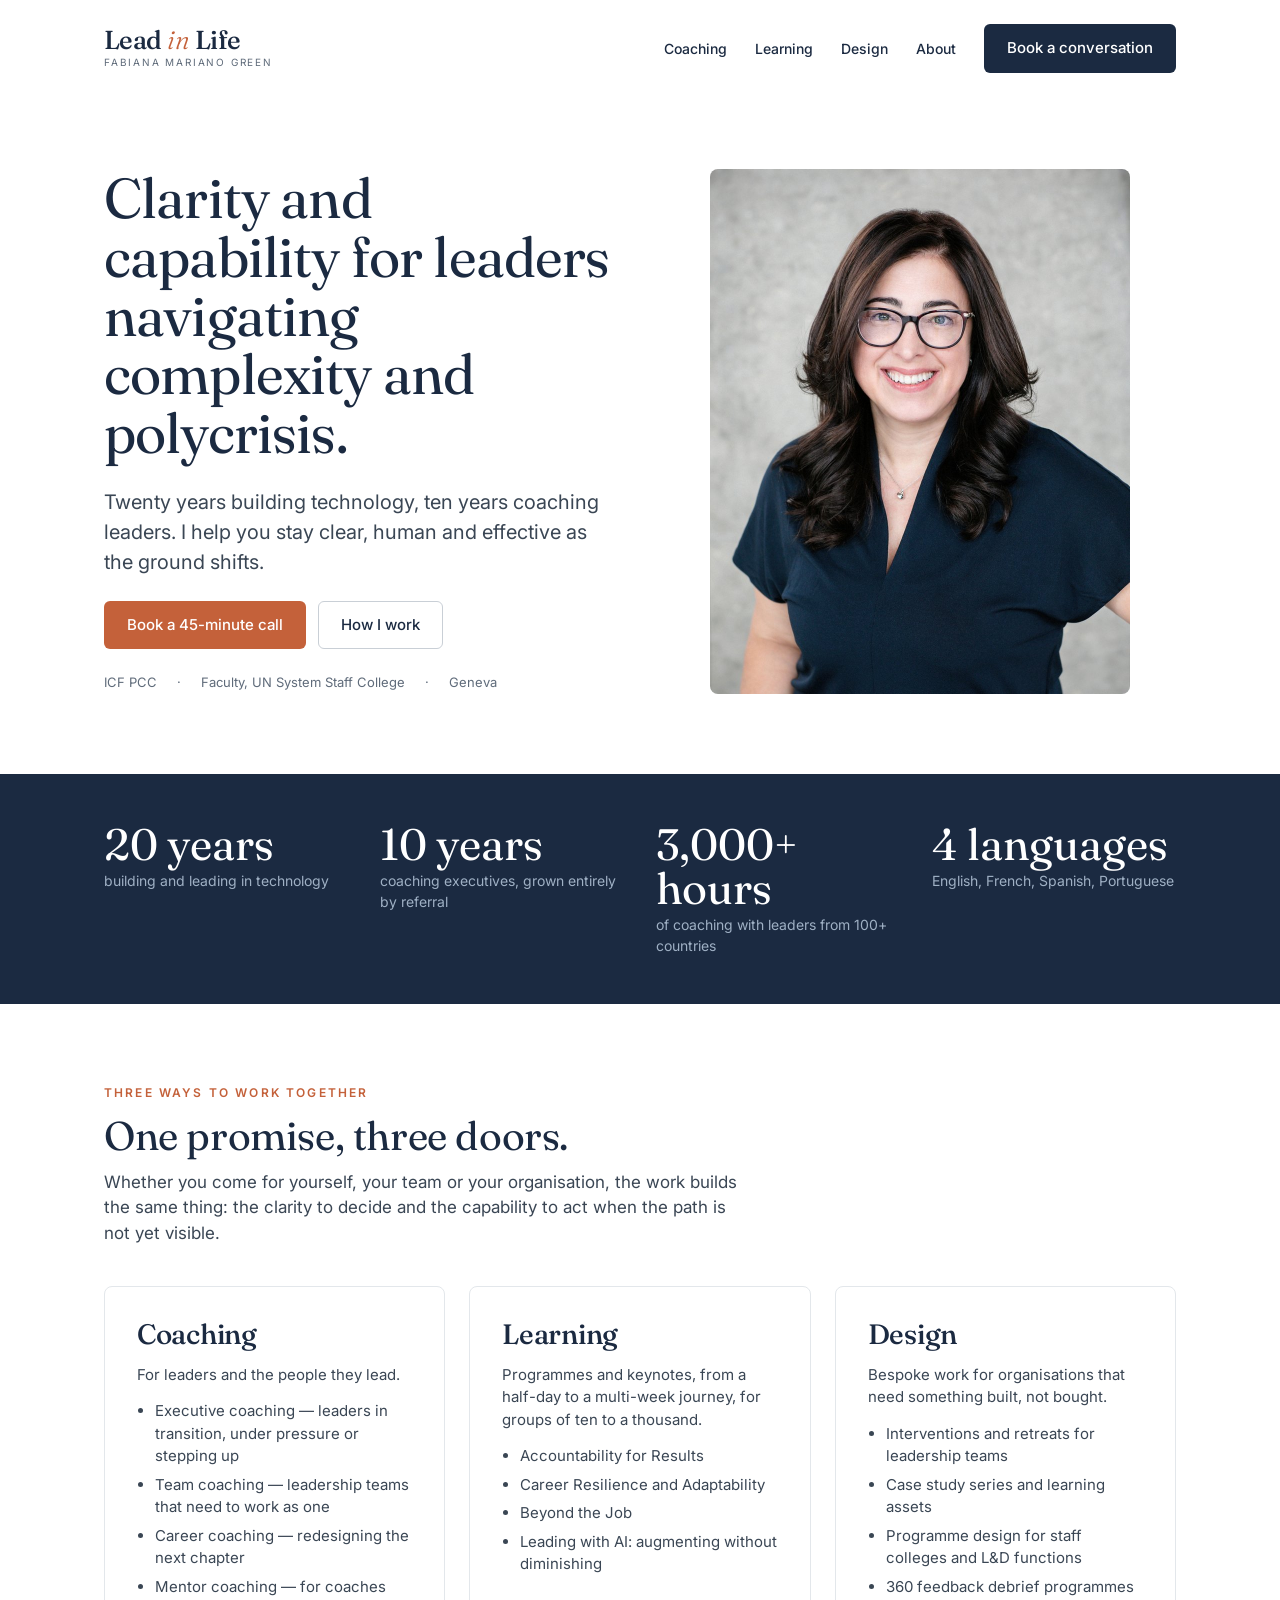
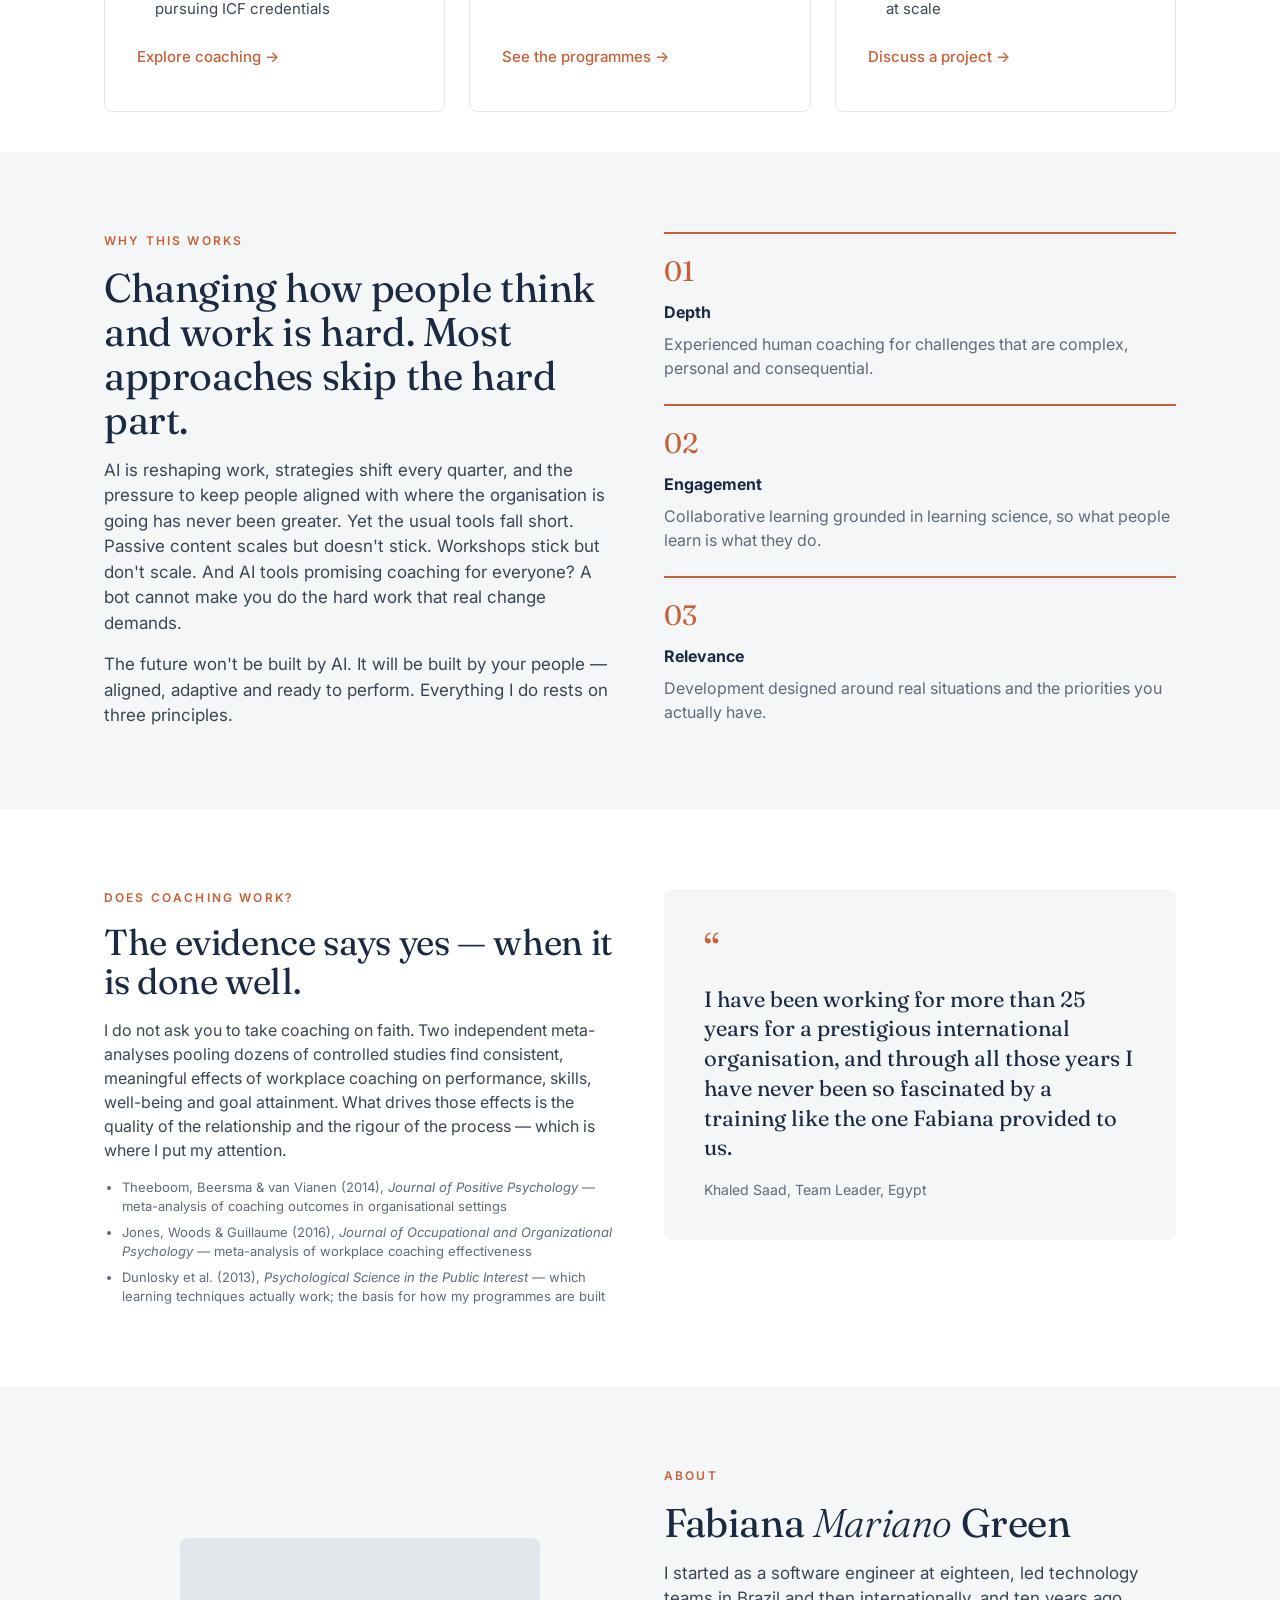
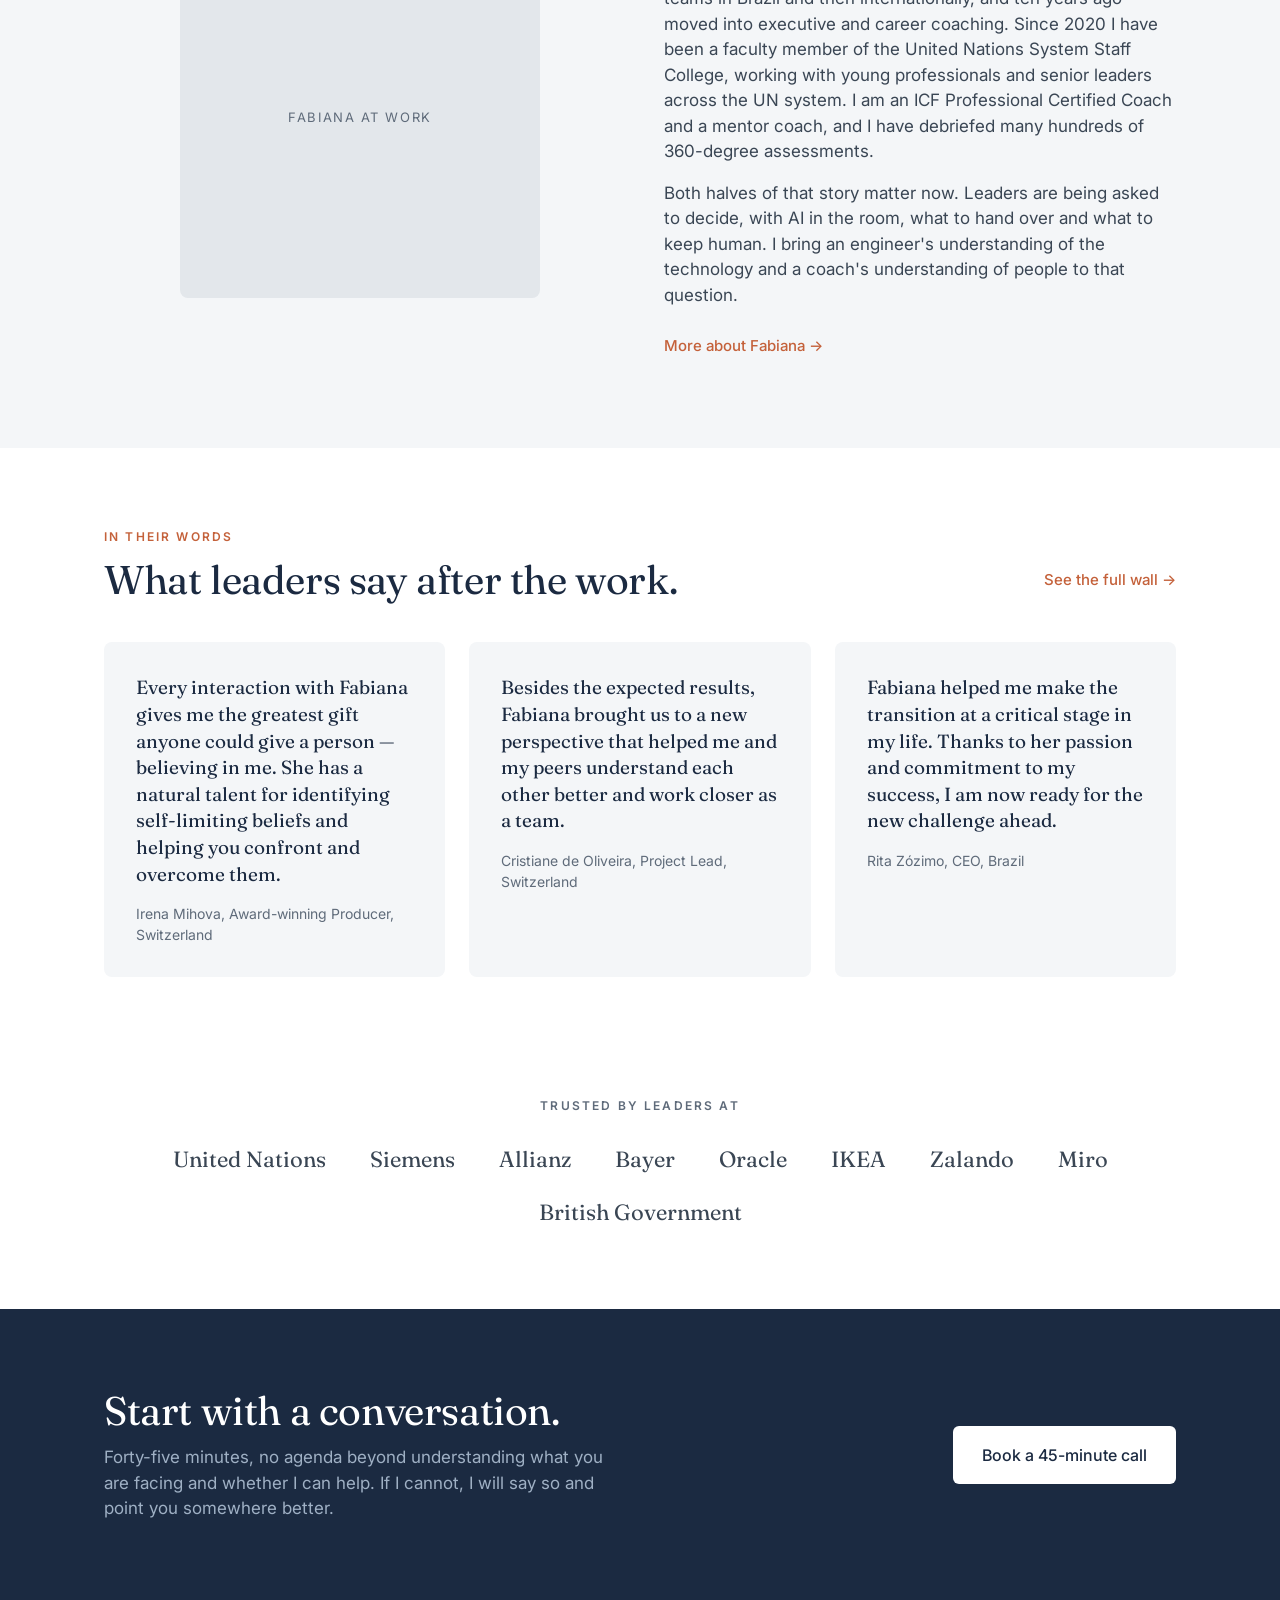
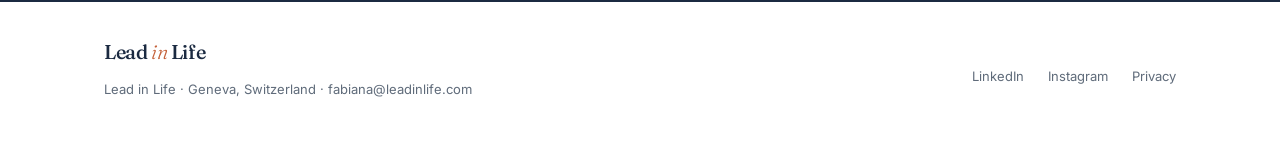
<file: index.html>
<!doctype html>
<html lang="en">
<head>
<meta charset="utf-8">
<meta name="viewport" content="width=device-width, initial-scale=1">
<title>Lead in Life — Fabiana Mariano Green · Executive coaching, learning and design for leaders</title>
<meta name="description" content="Clarity and capability for leaders navigating complexity and polycrisis. Executive, team and career coaching, leadership programmes and bespoke design by Fabiana Mariano Green, Geneva.">
<link rel="canonical" href="https://www.leadinlife.com/">
<meta property="og:title" content="Lead in Life — Fabiana Mariano Green">
<meta property="og:description" content="Clarity and capability for leaders navigating complexity and polycrisis.">
<meta property="og:type" content="website">
<meta property="og:url" content="https://www.leadinlife.com/">
<link rel="preconnect" href="https://fonts.googleapis.com">
<link rel="preconnect" href="https://fonts.gstatic.com" crossorigin>
<link rel="stylesheet" href="https://fonts.googleapis.com/css2?family=Fraunces:ital,opsz,wght@0,9..144,300..600;1,9..144,300..600&family=Inter:wght@400;500;600&display=swap">
<link rel="stylesheet" href="/styles.css">
</head>
<body>

<header class="wrap">
  <nav class="nav" aria-label="Main">
    <a class="wordmark" href="/">
      <span class="wordmark__name">Lead <em>in</em> Life</span>
      <span class="wordmark__by">Fabiana Mariano Green</span>
    </a>
    <div class="nav__links">
      <a href="/coaching/">Coaching</a>
      <a href="/learning/">Learning</a>
      <a href="/design/">Design</a>
      <a href="/about/">About</a>
      <a class="btn btn--ink" href="/contact/">Book a conversation</a>
    </div>
  </nav>
</header>

<main>

<section class="wrap hero split">
  <div class="stack stack--lg">
    <h1>Clarity and capability for leaders navigating complexity and polycrisis.</h1>
    <p class="lede">Twenty years building technology, ten years coaching leaders. I help you stay clear, human and effective as the ground shifts.</p>
    <div style="display:flex;flex-wrap:wrap;gap:12px">
      <a class="btn btn--primary" href="https://calendly.com/fabiana-marianogreen/45-minutes-free-consultation">Book a 45-minute call</a>
      <a class="btn btn--ghost" href="/coaching/">How I work</a>
    </div>
    <div class="hero__meta"><span>ICF PCC</span><span>·</span><span>Faculty, UN System Staff College</span><span>·</span><span>Geneva</span></div>
  </div>
  <div>
    <div class="portrait"><img src="/images/fabiana-portrait.jpg" alt="Fabiana Mariano Green" width="840" height="1050"></div>
  </div>
</section>

<section class="section--ink">
  <div class="wrap grid grid--stats" style="padding-top:48px;padding-bottom:48px">
    <div class="stack" style="gap:4px"><div class="stat__n">20 years</div><div class="stat__l">building and leading in technology</div></div>
    <div class="stack" style="gap:4px"><div class="stat__n">10 years</div><div class="stat__l">coaching executives, grown entirely by referral</div></div>
    <div class="stack" style="gap:4px"><div class="stat__n">3,000+ hours</div><div class="stat__l">of coaching with leaders from 100+ countries</div></div>
    <div class="stack" style="gap:4px"><div class="stat__n">4 languages</div><div class="stat__l">English, French, Spanish, Portuguese</div></div>
  </div>
</section>

<section class="wrap section stack" style="gap:40px;padding-bottom:40px">
  <div class="stack" style="max-width:640px;gap:12px">
    <div class="eyebrow">Three ways to work together</div>
    <h2>One promise, three doors.</h2>
    <p style="font-size:17px;color:var(--ink-2)">Whether you come for yourself, your team or your organisation, the work builds the same thing: the clarity to decide and the capability to act when the path is not yet visible.</p>
  </div>
  <div class="grid">
    <article class="card">
      <h3>Coaching</h3>
      <p style="font-size:15px;color:var(--ink-2)">For leaders and the people they lead.</p>
      <ul>
        <li>Executive coaching — leaders in transition, under pressure or stepping up</li>
        <li>Team coaching — leadership teams that need to work as one</li>
        <li>Career coaching — redesigning the next chapter</li>
        <li>Mentor coaching — for coaches pursuing ICF credentials</li>
      </ul>
      <a class="link" href="/coaching/">Explore coaching →</a>
    </article>
    <article class="card">
      <h3>Learning</h3>
      <p style="font-size:15px;color:var(--ink-2)">Programmes and keynotes, from a half-day to a multi-week journey, for groups of ten to a thousand.</p>
      <ul>
        <li>Accountability for Results</li>
        <li>Career Resilience and Adaptability</li>
        <li>Beyond the Job</li>
        <li>Leading with AI: augmenting without diminishing</li>
      </ul>
      <a class="link" href="/learning/">See the programmes →</a>
    </article>
    <article class="card">
      <h3>Design</h3>
      <p style="font-size:15px;color:var(--ink-2)">Bespoke work for organisations that need something built, not bought.</p>
      <ul>
        <li>Interventions and retreats for leadership teams</li>
        <li>Case study series and learning assets</li>
        <li>Programme design for staff colleges and L&amp;D functions</li>
        <li>360 feedback debrief programmes at scale</li>
      </ul>
      <a class="link" href="/design/">Discuss a project →</a>
    </article>
  </div>
</section>

<section class="section--mist">
  <div class="wrap section split split--top">
    <div class="stack">
      <div class="eyebrow">Why this works</div>
      <h2>Changing how people think and work is hard. Most approaches skip the hard part.</h2>
      <p style="font-size:17px;color:var(--ink-2)">AI is reshaping work, strategies shift every quarter, and the pressure to keep people aligned with where the organisation is going has never been greater. Yet the usual tools fall short. Passive content scales but doesn't stick. Workshops stick but don't scale. And AI tools promising coaching for everyone? A bot cannot make you do the hard work that real change demands.</p>
      <p style="font-size:17px;color:var(--ink-2)">The future won't be built by AI. It will be built by your people — aligned, adaptive and ready to perform. Everything I do rests on three principles.</p>
    </div>
    <div class="steps" style="grid-template-columns:1fr">
      <div class="step"><strong>Depth</strong><p class="muted">Experienced human coaching for challenges that are complex, personal and consequential.</p></div>
      <div class="step"><strong>Engagement</strong><p class="muted">Collaborative learning grounded in learning science, so what people learn is what they do.</p></div>
      <div class="step"><strong>Relevance</strong><p class="muted">Development designed around real situations and the priorities you actually have.</p></div>
    </div>
  </div>
</section>

<section class="wrap section split split--top" style="padding-top:80px">
  <div class="stack">
    <div class="eyebrow">Does coaching work?</div>
    <h2 style="font-size:36px">The evidence says yes — when it is done well.</h2>
    <p style="color:var(--ink-2)">I do not ask you to take coaching on faith. Two independent meta-analyses pooling dozens of controlled studies find consistent, meaningful effects of workplace coaching on performance, skills, well-being and goal attainment. What drives those effects is the quality of the relationship and the rigour of the process — which is where I put my attention.</p>
    <ul class="refs">
      <li>Theeboom, Beersma &amp; van Vianen (2014), <em>Journal of Positive Psychology</em> — meta-analysis of coaching outcomes in organisational settings</li>
      <li>Jones, Woods &amp; Guillaume (2016), <em>Journal of Occupational and Organizational Psychology</em> — meta-analysis of workplace coaching effectiveness</li>
      <li>Dunlosky et al. (2013), <em>Psychological Science in the Public Interest</em> — which learning techniques actually work; the basis for how my programmes are built</li>
    </ul>
  </div>
  <blockquote class="quote quote--feature" style="padding:40px">
    <div class="quote__mark" aria-hidden="true">“</div>
    <p>I have been working for more than 25 years for a prestigious international organisation, and through all those years I have never been so fascinated by a training like the one Fabiana provided to us.</p>
    <footer>Khaled Saad, Team Leader, Egypt</footer>
  </blockquote>
</section>

<section class="section--mist" id="about">
  <div class="wrap section split">
    <div><div class="portrait portrait--square"><!-- <img src="/images/fabiana-working.jpg" alt="Fabiana facilitating a workshop"> -->Fabiana at work</div></div>
    <div class="stack">
      <div class="eyebrow">About</div>
      <h2>Fabiana <em style="font-weight:300">Mariano</em> Green</h2>
      <p style="font-size:17px;color:var(--ink-2)">I started as a software engineer at eighteen, led technology teams in Brazil and then internationally, and ten years ago moved into executive and career coaching. Since 2020 I have been a faculty member of the United Nations System Staff College, working with young professionals and senior leaders across the UN system. I am an ICF Professional Certified Coach and a mentor coach, and I have debriefed many hundreds of 360-degree assessments.</p>
      <p style="font-size:17px;color:var(--ink-2)">Both halves of that story matter now. Leaders are being asked to decide, with AI in the room, what to hand over and what to keep human. I bring an engineer's understanding of the technology and a coach's understanding of people to that question.</p>
      <a class="link" href="/about/">More about Fabiana →</a>
    </div>
  </div>
</section>

<section class="wrap section stack" id="stories" style="gap:40px;padding-bottom:40px">
  <div style="display:flex;flex-wrap:wrap;align-items:flex-end;justify-content:space-between;gap:16px">
    <div class="stack" style="max-width:640px;gap:12px">
      <div class="eyebrow">In their words</div>
      <h2>What leaders say after the work.</h2>
    </div>
    <a class="link" href="https://testimonial.to/advance-2026/all">See the full wall →</a>
  </div>
  <div class="grid">
    <blockquote class="quote">
      <p>Every interaction with Fabiana gives me the greatest gift anyone could give a person — believing in me. She has a natural talent for identifying self-limiting beliefs and helping you confront and overcome them.</p>
      <footer>Irena Mihova, Award-winning Producer, Switzerland</footer>
    </blockquote>
    <blockquote class="quote">
      <p>Besides the expected results, Fabiana brought us to a new perspective that helped me and my peers understand each other better and work closer as a team.</p>
      <footer>Cristiane de Oliveira, Project Lead, Switzerland</footer>
    </blockquote>
    <blockquote class="quote">
      <p>Fabiana helped me make the transition at a critical stage in my life. Thanks to her passion and commitment to my success, I am now ready for the new challenge ahead.</p>
      <footer>Rita Zózimo, CEO, Brazil</footer>
    </blockquote>
  </div>
  <div class="testimonial-to-embed" data-url="https://embed-v2.testimonial.to/carousel/all/advance-2026?id=45056f72-b64b-481c-8375-ce112c081823" data-resize="true"></div>
  <script async type="text/javascript" src="https://testimonial.to/js/widget-embed.js"></script>
</section>

<section class="wrap section stack center" style="padding-top:40px;gap:28px">
  <div class="eyebrow eyebrow--muted">Trusted by leaders at</div>
  <div class="logos"><span>United Nations</span><span>Siemens</span><span>Allianz</span><span>Bayer</span><span>Oracle</span><span>IKEA</span><span>Zalando</span><span>Miro</span><span>British Government</span></div>
</section>

<section class="section--ink" id="contact">
  <div class="wrap section" style="display:flex;flex-wrap:wrap;gap:32px;align-items:center;justify-content:space-between">
    <div class="stack" style="flex:1 1 480px;min-width:0;gap:12px">
      <h2>Start with a conversation.</h2>
      <p class="muted" style="font-size:17px;max-width:520px">Forty-five minutes, no agenda beyond understanding what you are facing and whether I can help. If I cannot, I will say so and point you somewhere better.</p>
    </div>
    <a class="btn btn--white" style="font-size:16px;padding:16px 28px" href="https://calendly.com/fabiana-marianogreen/45-minutes-free-consultation">Book a 45-minute call</a>
  </div>
</section>

</main>

<footer class="wrap footer">
  <div class="stack" style="gap:6px">
    <span class="wordmark__name" style="font-size:20px">Lead <em style="font-style:italic;font-weight:300;color:var(--terracotta)">in</em> Life</span>
    <span>Lead in Life · Geneva, Switzerland · <a href="mailto:fabiana@leadinlife.com">fabiana@leadinlife.com</a></span>
  </div>
  <div class="footer__links">
    <a href="https://www.linkedin.com/in/fabianamarianogreen/">LinkedIn</a><a href="https://www.instagram.com/fabiana.m.green/">Instagram</a>
    <a href="/privacy/">Privacy</a>
  </div>
</footer>

</body>
</html>
</file>
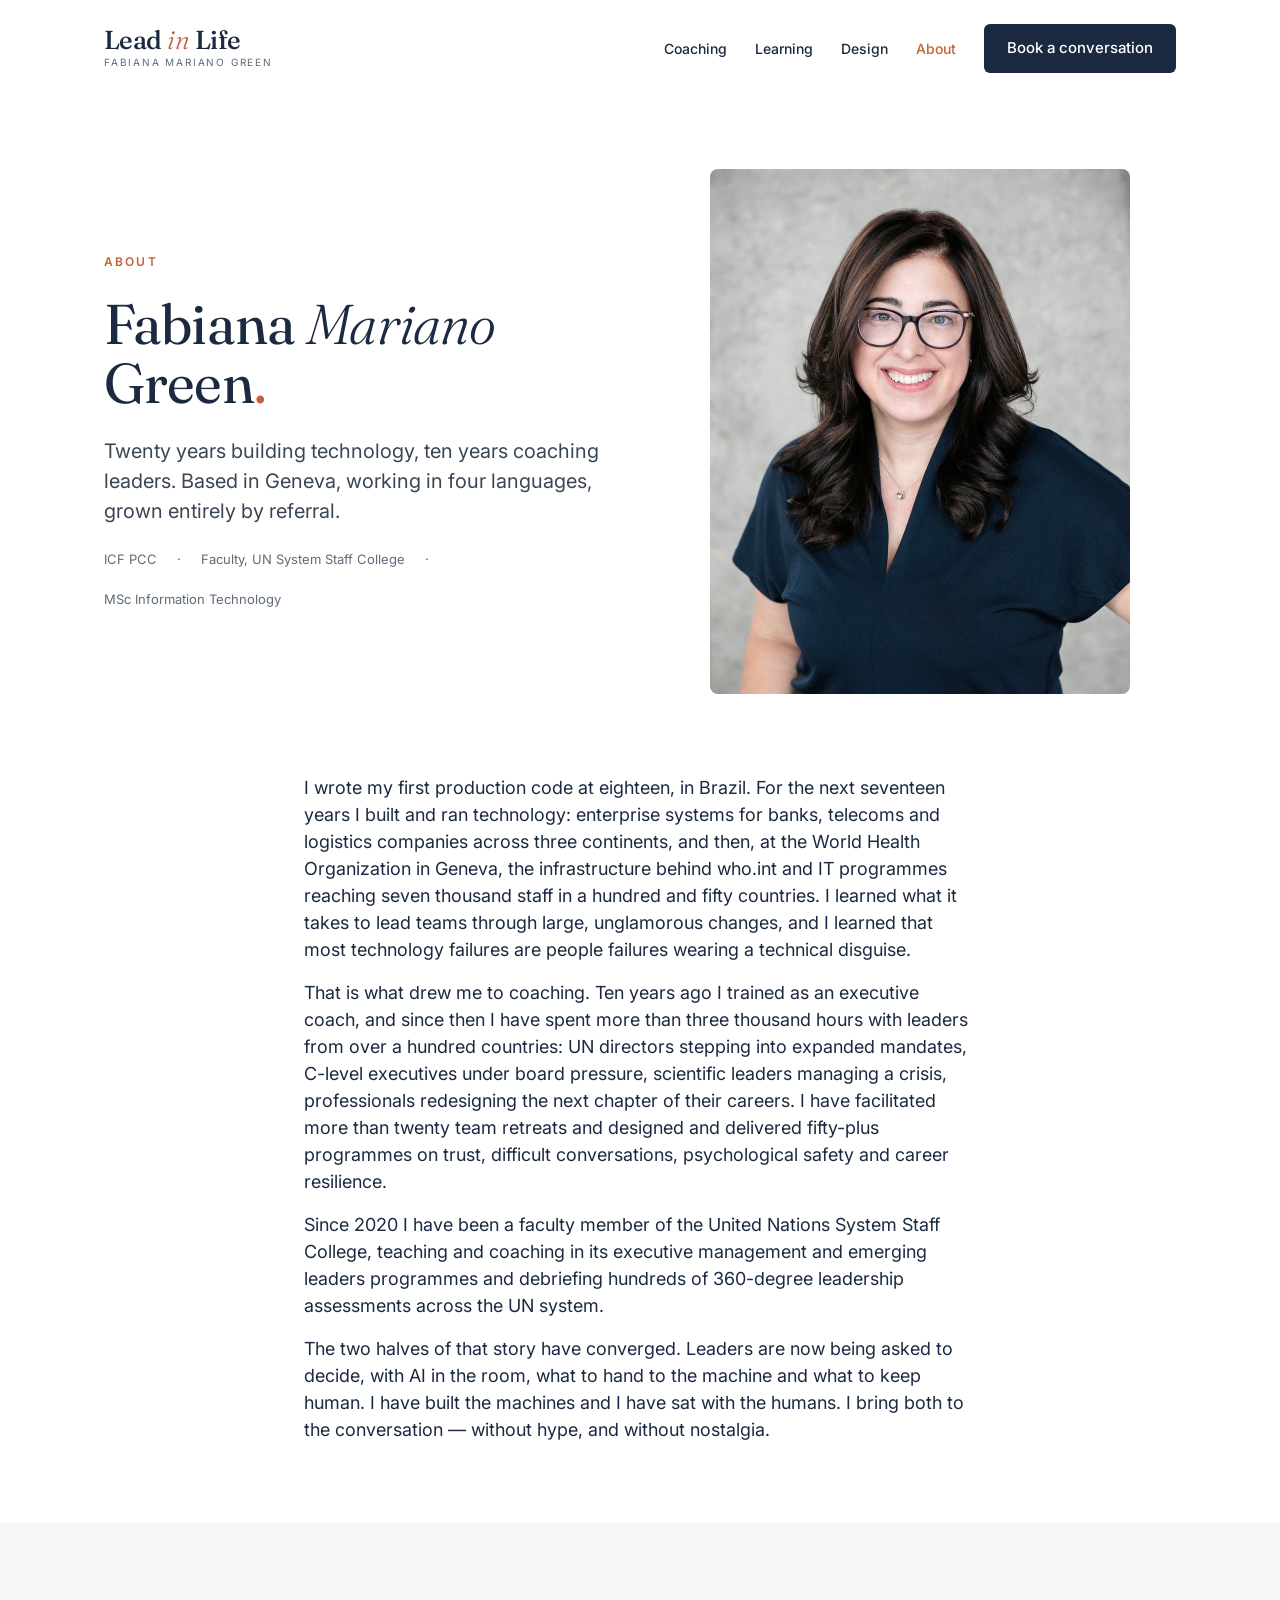
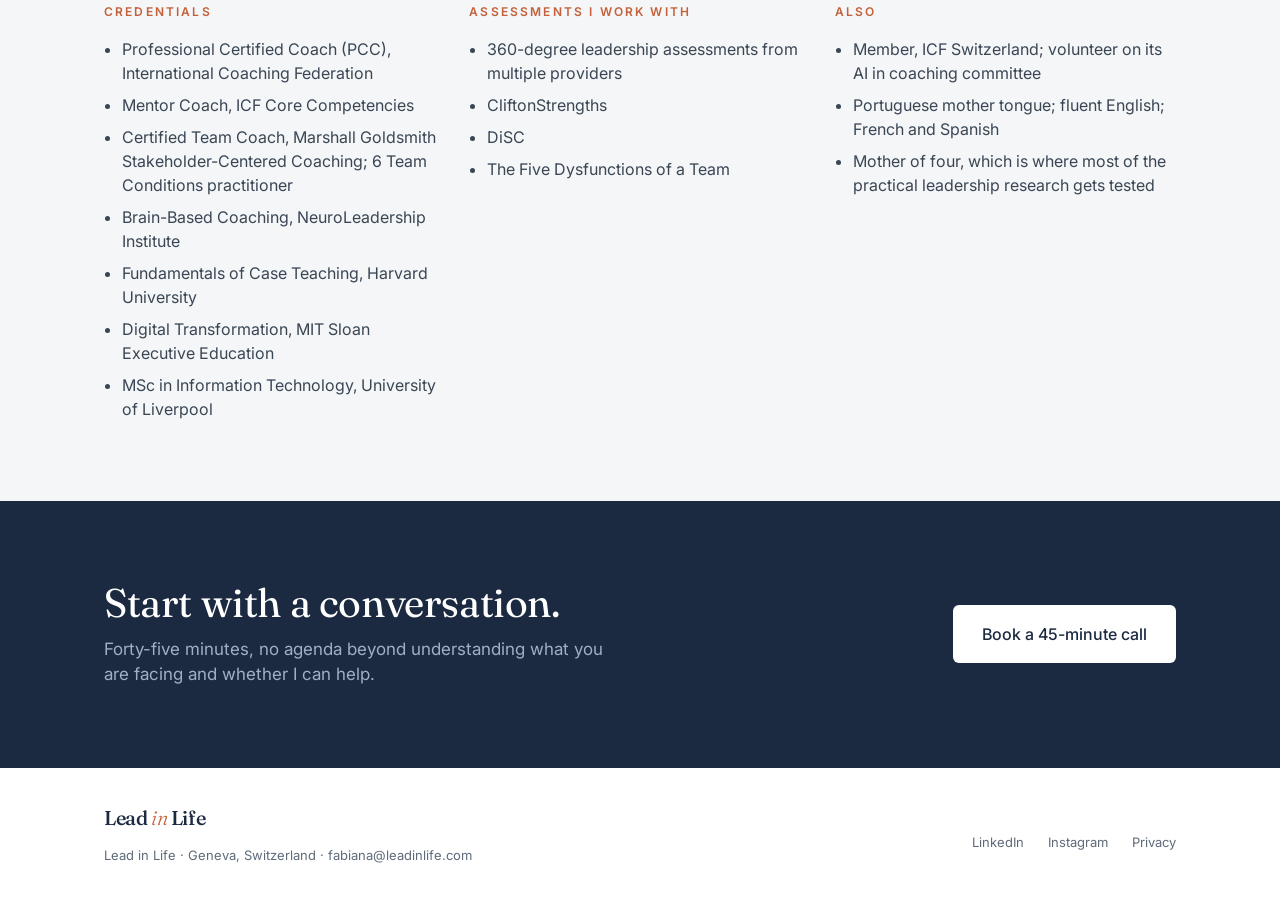
<file: about/index.html>
<!doctype html>
<html lang="en">
<head>
<meta charset="utf-8">
<meta name="viewport" content="width=device-width, initial-scale=1">
<title>About Fabiana Mariano Green — Lead in Life</title>
<meta name="description" content="Fabiana Mariano Green: software engineer at eighteen, technology leader at WHO, executive coach for ten years, faculty at the UN System Staff College. ICF PCC, Geneva.">
<link rel="canonical" href="https://www.leadinlife.com/about/">
<link rel="preconnect" href="https://fonts.googleapis.com">
<link rel="preconnect" href="https://fonts.gstatic.com" crossorigin>
<link rel="stylesheet" href="https://fonts.googleapis.com/css2?family=Fraunces:ital,opsz,wght@0,9..144,300..600;1,9..144,300..600&family=Inter:wght@400;500;600&display=swap">
<link rel="stylesheet" href="/styles.css">
</head>
<body>

<header class="wrap">
  <nav class="nav" aria-label="Main">
    <a class="wordmark" href="/"><span class="wordmark__name">Lead <em>in</em> Life</span><span class="wordmark__by">Fabiana Mariano Green</span></a>
    <div class="nav__links">
      <a href="/coaching/">Coaching</a>
      <a href="/learning/">Learning</a>
      <a href="/design/">Design</a>
      <a href="/about/" aria-current="page">About</a>
      <a class="btn btn--ink" href="/contact/">Book a conversation</a>
    </div>
  </nav>
</header>

<main>

<section class="wrap hero split">
  <div class="stack stack--lg">
    <div class="eyebrow">About</div>
    <h1>Fabiana <em style="font-weight:300">Mariano</em> Green<span style="color:var(--terracotta)">.</span></h1>
    <p class="lede">Twenty years building technology, ten years coaching leaders. Based in Geneva, working in four languages, grown entirely by referral.</p>
    <div class="hero__meta"><span>ICF PCC</span><span>·</span><span>Faculty, UN System Staff College</span><span>·</span><span>MSc Information Technology</span></div>
  </div>
  <div><div class="portrait"><img src="/images/fabiana-portrait.jpg" alt="Fabiana Mariano Green" width="840" height="1050"></div></div>
</section>

<section class="wrap section prose" style="padding-top:0">
  <p style="font-size:18px">I wrote my first production code at eighteen, in Brazil. For the next seventeen years I built and ran technology: enterprise systems for banks, telecoms and logistics companies across three continents, and then, at the World Health Organization in Geneva, the infrastructure behind who.int and IT programmes reaching seven thousand staff in a hundred and fifty countries. I learned what it takes to lead teams through large, unglamorous changes, and I learned that most technology failures are people failures wearing a technical disguise.</p>
  <p style="font-size:18px">That is what drew me to coaching. Ten years ago I trained as an executive coach, and since then I have spent more than three thousand hours with leaders from over a hundred countries: UN directors stepping into expanded mandates, C-level executives under board pressure, scientific leaders managing a crisis, professionals redesigning the next chapter of their careers. I have facilitated more than twenty team retreats and designed and delivered fifty-plus programmes on trust, difficult conversations, psychological safety and career resilience.</p>
  <p style="font-size:18px">Since 2020 I have been a faculty member of the United Nations System Staff College, teaching and coaching in its executive management and emerging leaders programmes and debriefing hundreds of 360-degree leadership assessments across the UN system.</p>
  <p style="font-size:18px">The two halves of that story have converged. Leaders are now being asked to decide, with AI in the room, what to hand to the machine and what to keep human. I have built the machines and I have sat with the humans. I bring both to the conversation — without hype, and without nostalgia.</p>
</section>

<section class="section--mist">
  <div class="wrap section grid">
    <div class="stack">
      <div class="eyebrow">Credentials</div>
      <ul style="margin:0;padding-left:18px;color:var(--ink-2);display:flex;flex-direction:column;gap:8px">
        <li>Professional Certified Coach (PCC), International Coaching Federation</li>
        <li>Mentor Coach, ICF Core Competencies</li>
        <li>Certified Team Coach, Marshall Goldsmith Stakeholder-Centered Coaching; 6 Team Conditions practitioner</li>
        <li>Brain-Based Coaching, NeuroLeadership Institute</li>
        <li>Fundamentals of Case Teaching, Harvard University</li>
        <li>Digital Transformation, MIT Sloan Executive Education</li>
        <li>MSc in Information Technology, University of Liverpool</li>
      </ul>
    </div>
    <div class="stack">
      <div class="eyebrow">Assessments I work with</div>
      <ul style="margin:0;padding-left:18px;color:var(--ink-2);display:flex;flex-direction:column;gap:8px">
        <li>360-degree leadership assessments from multiple providers</li>
        <li>CliftonStrengths</li>
        <li>DiSC</li>
        <li>The Five Dysfunctions of a Team</li>
      </ul>
    </div>
    <div class="stack">
      <div class="eyebrow">Also</div>
      <ul style="margin:0;padding-left:18px;color:var(--ink-2);display:flex;flex-direction:column;gap:8px">
        <li>Member, ICF Switzerland; volunteer on its AI in coaching committee</li>
        <li>Portuguese mother tongue; fluent English; French and Spanish</li>
        <li>Mother of four, which is where most of the practical leadership research gets tested</li>
      </ul>
    </div>
  </div>
</section>

<section class="section--ink">
  <div class="wrap section" style="display:flex;flex-wrap:wrap;gap:32px;align-items:center;justify-content:space-between">
    <div class="stack" style="flex:1 1 480px;min-width:0;gap:12px">
      <h2>Start with a conversation.</h2>
      <p class="muted" style="font-size:17px;max-width:520px">Forty-five minutes, no agenda beyond understanding what you are facing and whether I can help.</p>
    </div>
    <a class="btn btn--white" style="font-size:16px;padding:16px 28px" href="https://calendly.com/fabiana-marianogreen/45-minutes-free-consultation">Book a 45-minute call</a>
  </div>
</section>

</main>

<footer class="wrap footer">
  <div class="stack" style="gap:6px">
    <span class="wordmark__name" style="font-size:20px">Lead <em style="font-style:italic;font-weight:300;color:var(--terracotta)">in</em> Life</span>
    <span>Lead in Life · Geneva, Switzerland · <a href="mailto:fabiana@leadinlife.com">fabiana@leadinlife.com</a></span>
  </div>
  <div class="footer__links"><a href="https://www.linkedin.com/in/fabianamarianogreen/">LinkedIn</a><a href="https://www.instagram.com/fabiana.m.green/">Instagram</a><a href="/privacy/">Privacy</a></div>
</footer>

</body>
</html>
</file>
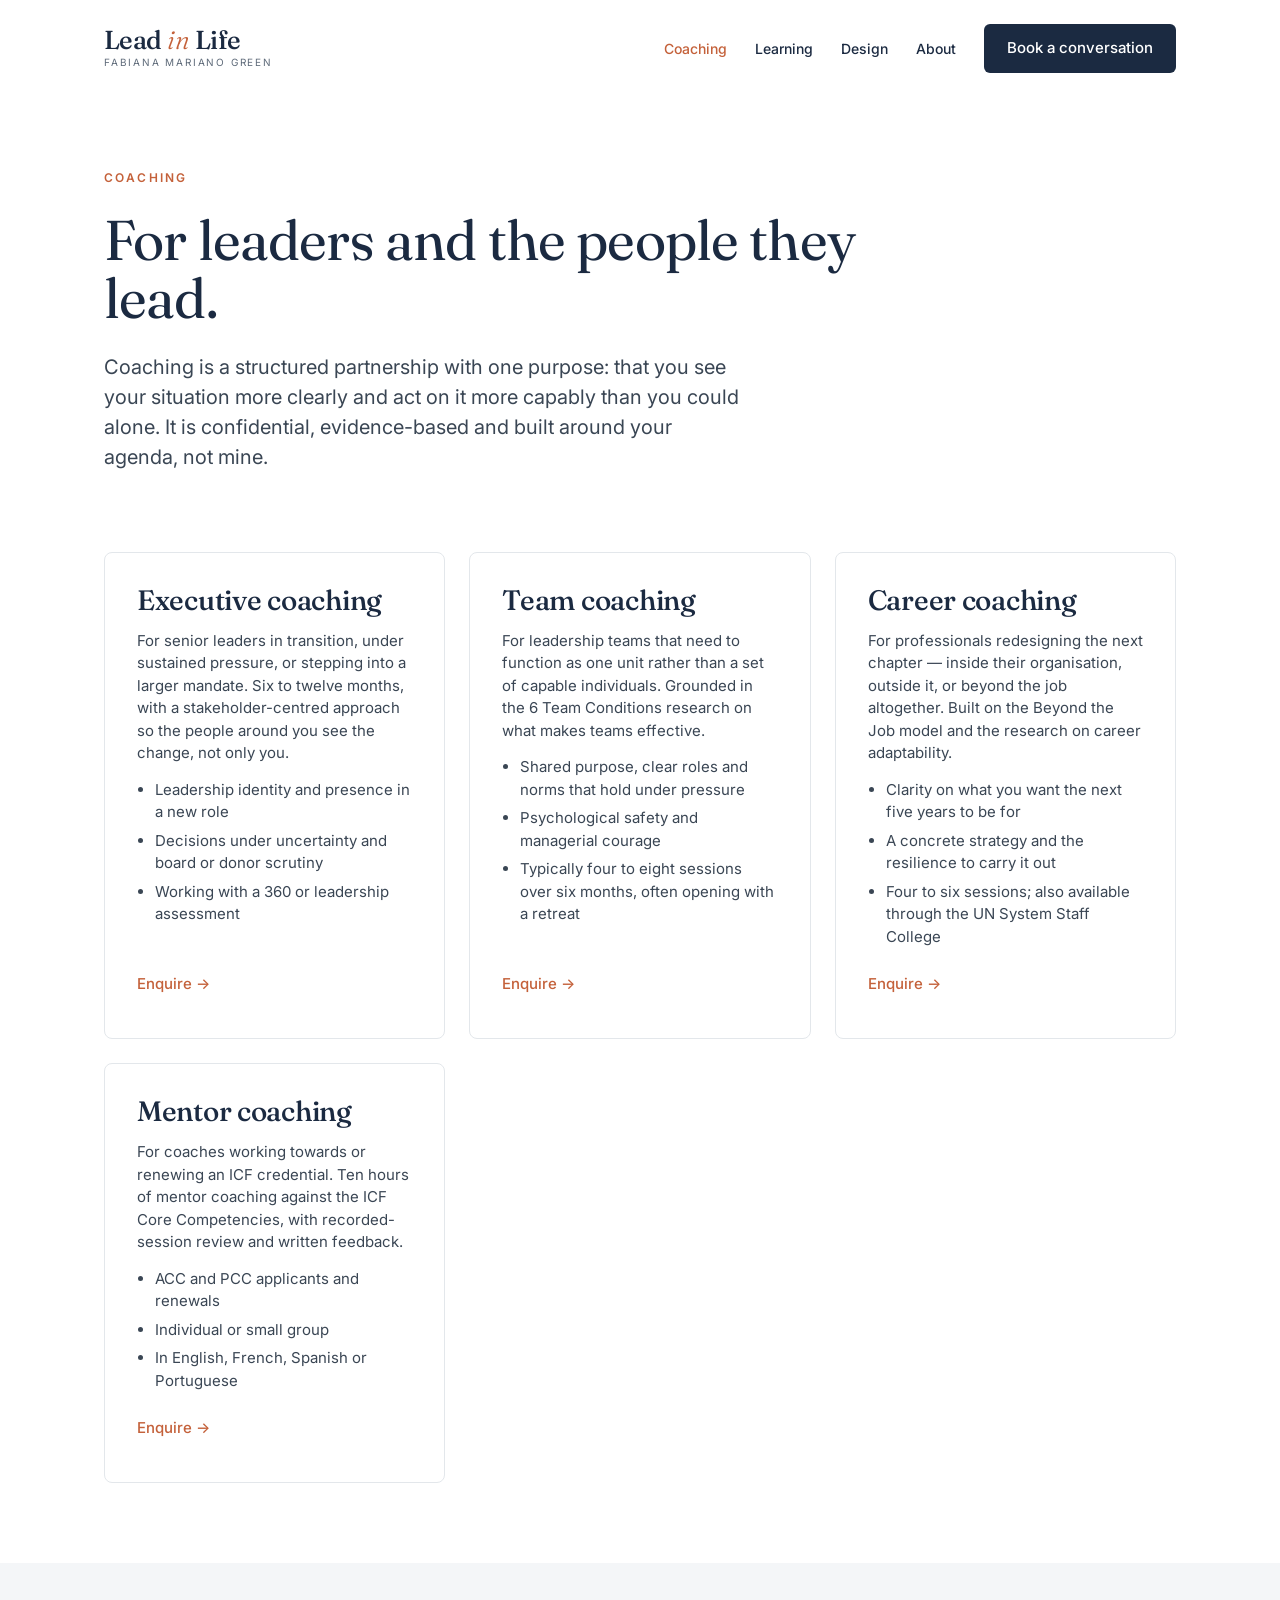
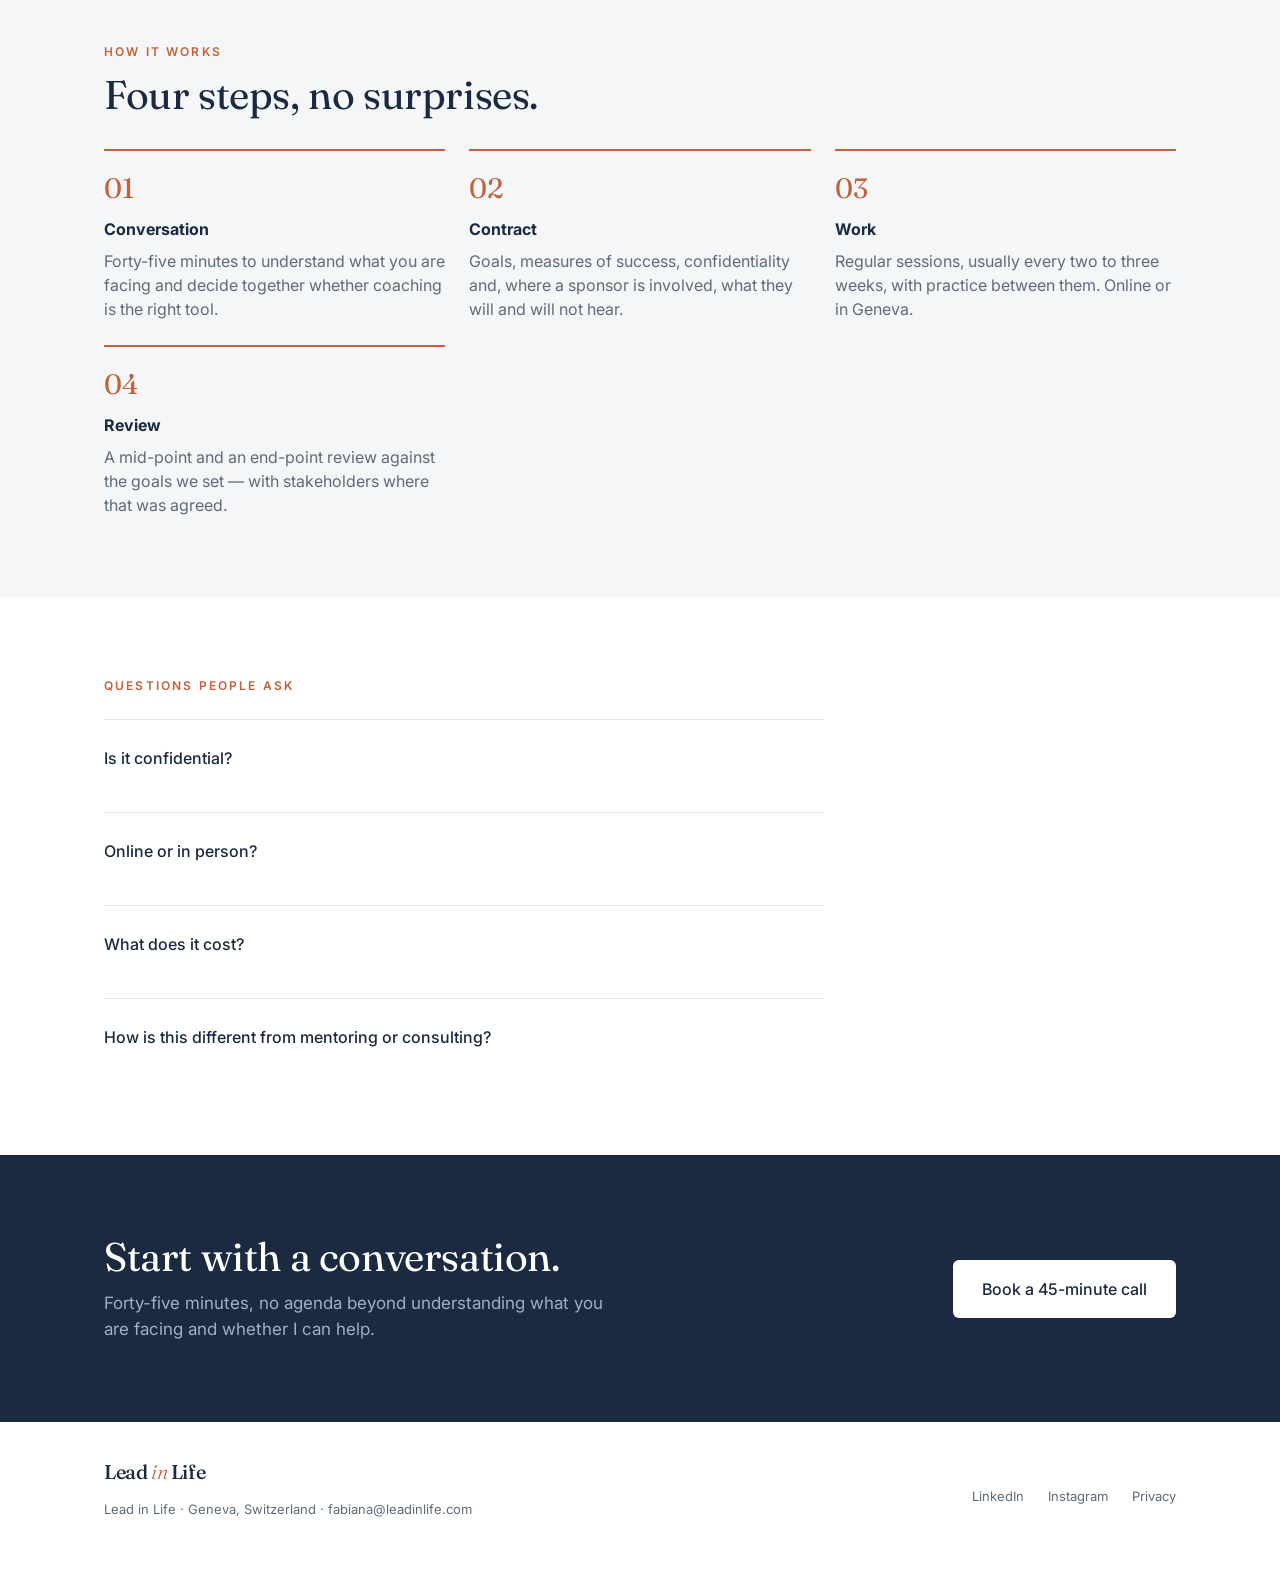
<file: coaching/index.html>
<!doctype html>
<html lang="en">
<head>
<meta charset="utf-8">
<meta name="viewport" content="width=device-width, initial-scale=1">
<title>Coaching — Lead in Life · Fabiana Mariano Green</title>
<meta name="description" content="Executive, team, career and mentor coaching with Fabiana Mariano Green, ICF PCC, Geneva. For senior leaders and the people they lead.">
<link rel="canonical" href="https://www.leadinlife.com/coaching/">
<link rel="preconnect" href="https://fonts.googleapis.com">
<link rel="preconnect" href="https://fonts.gstatic.com" crossorigin>
<link rel="stylesheet" href="https://fonts.googleapis.com/css2?family=Fraunces:ital,opsz,wght@0,9..144,300..600;1,9..144,300..600&family=Inter:wght@400;500;600&display=swap">
<link rel="stylesheet" href="/styles.css">
</head>
<body>

<header class="wrap">
  <nav class="nav" aria-label="Main">
    <a class="wordmark" href="/"><span class="wordmark__name">Lead <em>in</em> Life</span><span class="wordmark__by">Fabiana Mariano Green</span></a>
    <div class="nav__links">
      <a href="/coaching/" aria-current="page">Coaching</a>
      <a href="/learning/">Learning</a>
      <a href="/design/">Design</a>
      <a href="/about/">About</a>
      <a class="btn btn--ink" href="/contact/">Book a conversation</a>
    </div>
  </nav>
</header>

<main>

<section class="wrap hero stack stack--lg" style="max-width:calc(var(--max));">
  <div class="eyebrow">Coaching</div>
  <h1 style="max-width:760px">For leaders and the people they lead.</h1>
  <p class="lede" style="max-width:640px">Coaching is a structured partnership with one purpose: that you see your situation more clearly and act on it more capably than you could alone. It is confidential, evidence-based and built around your agenda, not mine.</p>
</section>

<section class="wrap section stack" style="gap:40px;padding-top:0">
  <div class="grid">
    <article class="card" id="executive">
      <h3>Executive coaching</h3>
      <p style="font-size:15px;color:var(--ink-2)">For senior leaders in transition, under sustained pressure, or stepping into a larger mandate. Six to twelve months, with a stakeholder-centred approach so the people around you see the change, not only you.</p>
      <ul>
        <li>Leadership identity and presence in a new role</li>
        <li>Decisions under uncertainty and board or donor scrutiny</li>
        <li>Working with a 360 or leadership assessment</li>
      </ul>
      <a class="link" href="/contact/">Enquire →</a>
    </article>
    <article class="card" id="team">
      <h3>Team coaching</h3>
      <p style="font-size:15px;color:var(--ink-2)">For leadership teams that need to function as one unit rather than a set of capable individuals. Grounded in the 6 Team Conditions research on what makes teams effective.</p>
      <ul>
        <li>Shared purpose, clear roles and norms that hold under pressure</li>
        <li>Psychological safety and managerial courage</li>
        <li>Typically four to eight sessions over six months, often opening with a retreat</li>
      </ul>
      <a class="link" href="/contact/">Enquire →</a>
    </article>
    <article class="card" id="career">
      <h3>Career coaching</h3>
      <p style="font-size:15px;color:var(--ink-2)">For professionals redesigning the next chapter — inside their organisation, outside it, or beyond the job altogether. Built on the Beyond the Job model and the research on career adaptability.</p>
      <ul>
        <li>Clarity on what you want the next five years to be for</li>
        <li>A concrete strategy and the resilience to carry it out</li>
        <li>Four to six sessions; also available through the UN System Staff College</li>
      </ul>
      <a class="link" href="/contact/">Enquire →</a>
    </article>
    <article class="card" id="mentor">
      <h3>Mentor coaching</h3>
      <p style="font-size:15px;color:var(--ink-2)">For coaches working towards or renewing an ICF credential. Ten hours of mentor coaching against the ICF Core Competencies, with recorded-session review and written feedback.</p>
      <ul>
        <li>ACC and PCC applicants and renewals</li>
        <li>Individual or small group</li>
        <li>In English, French, Spanish or Portuguese</li>
      </ul>
      <a class="link" href="/contact/">Enquire →</a>
    </article>
  </div>
</section>

<section class="section--mist">
  <div class="wrap section stack" style="gap:32px">
    <div class="stack" style="max-width:640px;gap:12px">
      <div class="eyebrow">How it works</div>
      <h2>Four steps, no surprises.</h2>
    </div>
    <div class="steps">
      <div class="step"><strong>Conversation</strong><p class="muted">Forty-five minutes to understand what you are facing and decide together whether coaching is the right tool.</p></div>
      <div class="step"><strong>Contract</strong><p class="muted">Goals, measures of success, confidentiality and, where a sponsor is involved, what they will and will not hear.</p></div>
      <div class="step"><strong>Work</strong><p class="muted">Regular sessions, usually every two to three weeks, with practice between them. Online or in Geneva.</p></div>
      <div class="step"><strong>Review</strong><p class="muted">A mid-point and an end-point review against the goals we set — with stakeholders where that was agreed.</p></div>
    </div>
  </div>
</section>

<section class="wrap section stack" style="gap:24px">
  <div class="eyebrow">Questions people ask</div>
  <div class="faq">
    <details><summary>Is it confidential?</summary><p>Yes. What you say in a session stays between us. When an organisation sponsors the coaching, we agree in writing, before we start, what the sponsor will receive — usually the goals and a progress summary, never session content.</p></details>
    <details><summary>Online or in person?</summary><p>Most coaching is online. In-person sessions are available in Geneva and, for team work, wherever the team is.</p></details>
    <details><summary>What does it cost?</summary><p>Engagements are priced as a package rather than by the hour, and depend on scope and sponsor. I will give you a clear figure after the first conversation.</p></details>
    <details><summary>How is this different from mentoring or consulting?</summary><p>Coaching works from your thinking, not mine. Where you need my experience — in technology, in UN leadership, in building a practice — I will say so and offer it, clearly labelled as advice rather than coaching.</p></details>
  </div>
</section>

<section class="section--ink">
  <div class="wrap section" style="display:flex;flex-wrap:wrap;gap:32px;align-items:center;justify-content:space-between">
    <div class="stack" style="flex:1 1 480px;min-width:0;gap:12px">
      <h2>Start with a conversation.</h2>
      <p class="muted" style="font-size:17px;max-width:520px">Forty-five minutes, no agenda beyond understanding what you are facing and whether I can help.</p>
    </div>
    <a class="btn btn--white" style="font-size:16px;padding:16px 28px" href="https://calendly.com/fabiana-marianogreen/45-minutes-free-consultation">Book a 45-minute call</a>
  </div>
</section>

</main>

<footer class="wrap footer">
  <div class="stack" style="gap:6px">
    <span class="wordmark__name" style="font-size:20px">Lead <em style="font-style:italic;font-weight:300;color:var(--terracotta)">in</em> Life</span>
    <span>Lead in Life · Geneva, Switzerland · <a href="mailto:fabiana@leadinlife.com">fabiana@leadinlife.com</a></span>
  </div>
  <div class="footer__links"><a href="https://www.linkedin.com/in/fabianamarianogreen/">LinkedIn</a><a href="https://www.instagram.com/fabiana.m.green/">Instagram</a><a href="/privacy/">Privacy</a></div>
</footer>

</body>
</html>
</file>
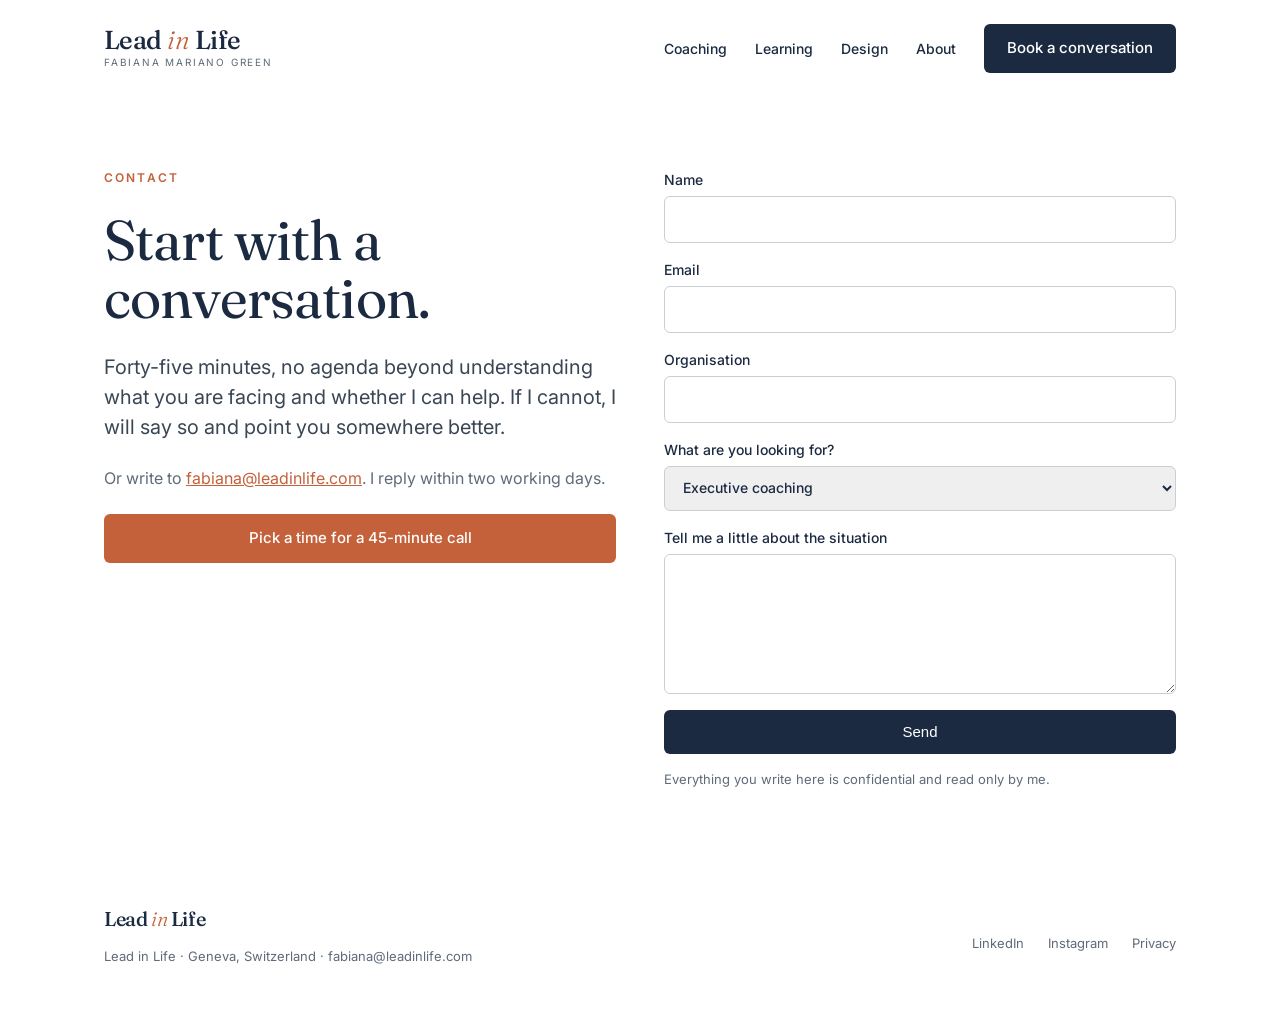
<file: contact/index.html>
<!doctype html>
<html lang="en">
<head>
<meta charset="utf-8">
<meta name="viewport" content="width=device-width, initial-scale=1">
<title>Contact — Lead in Life · Fabiana Mariano Green</title>
<meta name="description" content="Book a 45-minute conversation with Fabiana Mariano Green, executive coach and leadership educator in Geneva.">
<link rel="canonical" href="https://www.leadinlife.com/contact/">
<link rel="preconnect" href="https://fonts.googleapis.com">
<link rel="preconnect" href="https://fonts.gstatic.com" crossorigin>
<link rel="stylesheet" href="https://fonts.googleapis.com/css2?family=Fraunces:ital,opsz,wght@0,9..144,300..600;1,9..144,300..600&family=Inter:wght@400;500;600&display=swap">
<link rel="stylesheet" href="/styles.css">
</head>
<body>

<header class="wrap">
  <nav class="nav" aria-label="Main">
    <a class="wordmark" href="/"><span class="wordmark__name">Lead <em>in</em> Life</span><span class="wordmark__by">Fabiana Mariano Green</span></a>
    <div class="nav__links">
      <a href="/coaching/">Coaching</a>
      <a href="/learning/">Learning</a>
      <a href="/design/">Design</a>
      <a href="/about/">About</a>
      <a class="btn btn--ink" href="/contact/" aria-current="page">Book a conversation</a>
    </div>
  </nav>
</header>

<main>

<section class="wrap hero split split--top">
  <div class="stack stack--lg">
    <div class="eyebrow">Contact</div>
    <h1>Start with a conversation.</h1>
    <p class="lede">Forty-five minutes, no agenda beyond understanding what you are facing and whether I can help. If I cannot, I will say so and point you somewhere better.</p>
    <p class="muted">Or write to <a href="mailto:fabiana@leadinlife.com">fabiana@leadinlife.com</a>. I reply within two working days.</p>
    <!-- Booking: replace this block with your Calendly (or similar) embed snippet. -->
    <a class="btn btn--primary" href="https://calendly.com/fabiana-marianogreen/45-minutes-free-consultation">Pick a time for a 45-minute call</a>
  </div>

  <form class="form" name="contact" method="POST" data-netlify="true" netlify-honeypot="company" action="/contact/thanks/">
    <input type="hidden" name="form-name" value="contact">
    <p style="display:none"><label>Leave this empty <input name="company"></label></p>
    <label>Name <input type="text" name="name" required autocomplete="name"></label>
    <label>Email <input type="email" name="email" required autocomplete="email"></label>
    <label>Organisation <input type="text" name="organisation" autocomplete="organization"></label>
    <label>What are you looking for?
      <select name="interest">
        <option>Executive coaching</option>
        <option>Team coaching</option>
        <option>Career coaching</option>
        <option>Mentor coaching</option>
        <option>A programme or keynote</option>
        <option>A design project</option>
        <option>Not sure yet</option>
      </select>
    </label>
    <label>Tell me a little about the situation <textarea name="message" required></textarea></label>
    <button class="btn btn--ink" type="submit">Send</button>
    <p class="small muted">Everything you write here is confidential and read only by me.</p>
  </form>
</section>

</main>

<footer class="wrap footer">
  <div class="stack" style="gap:6px">
    <span class="wordmark__name" style="font-size:20px">Lead <em style="font-style:italic;font-weight:300;color:var(--terracotta)">in</em> Life</span>
    <span>Lead in Life · Geneva, Switzerland · <a href="mailto:fabiana@leadinlife.com">fabiana@leadinlife.com</a></span>
  </div>
  <div class="footer__links"><a href="https://www.linkedin.com/in/fabianamarianogreen/">LinkedIn</a><a href="https://www.instagram.com/fabiana.m.green/">Instagram</a><a href="/privacy/">Privacy</a></div>
</footer>

</body>
</html>
</file>
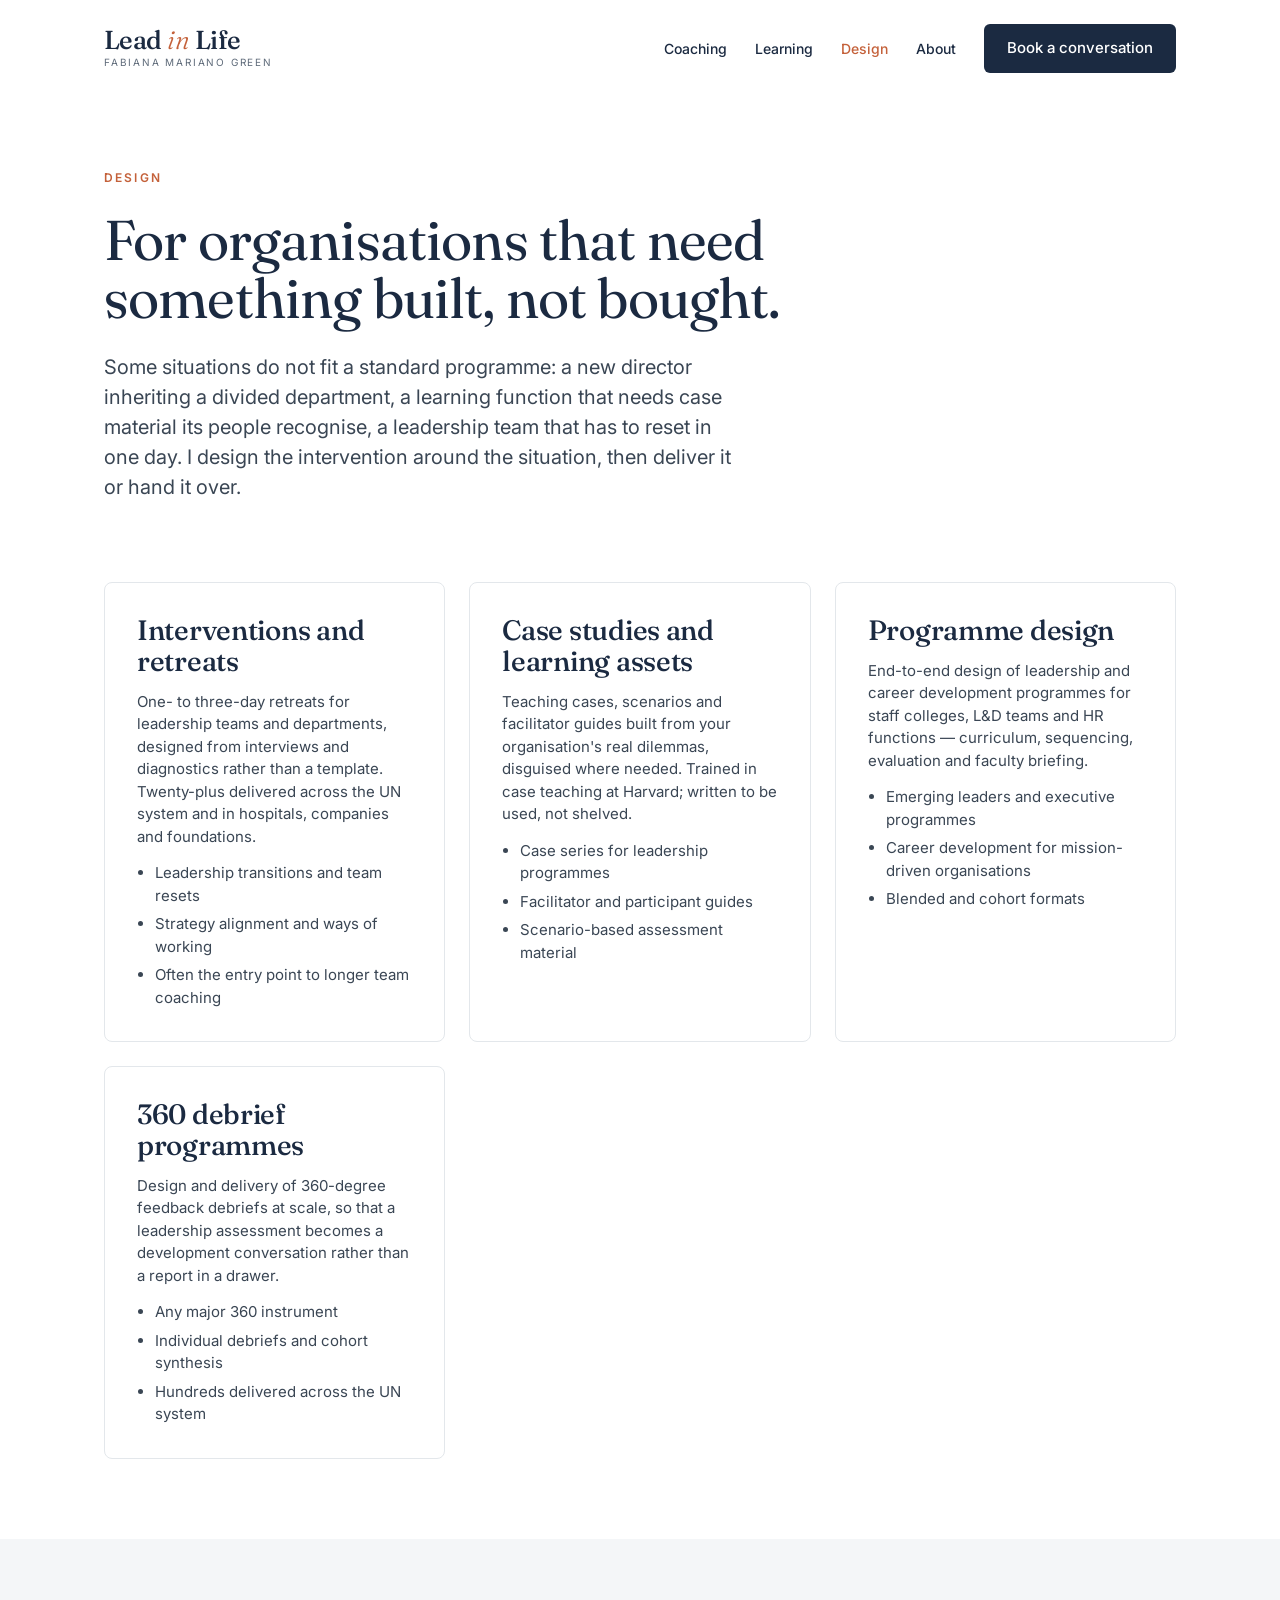
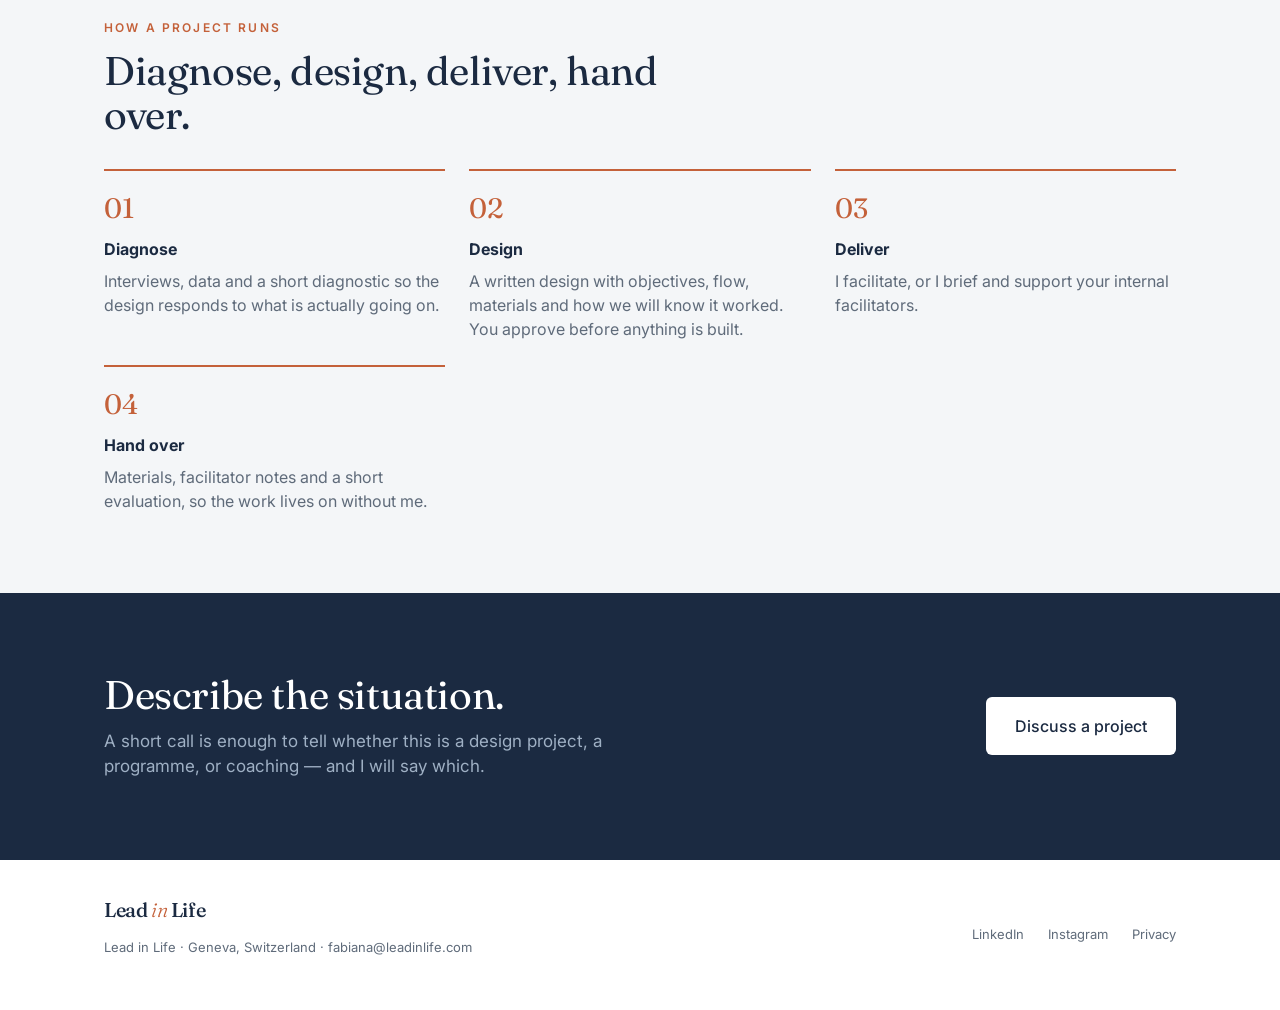
<file: design/index.html>
<!doctype html>
<html lang="en">
<head>
<meta charset="utf-8">
<meta name="viewport" content="width=device-width, initial-scale=1">
<title>Design — Lead in Life · Fabiana Mariano Green</title>
<meta name="description" content="Bespoke leadership interventions, retreats, case studies and programme design for organisations, by Fabiana Mariano Green, Geneva.">
<link rel="canonical" href="https://www.leadinlife.com/design/">
<link rel="preconnect" href="https://fonts.googleapis.com">
<link rel="preconnect" href="https://fonts.gstatic.com" crossorigin>
<link rel="stylesheet" href="https://fonts.googleapis.com/css2?family=Fraunces:ital,opsz,wght@0,9..144,300..600;1,9..144,300..600&family=Inter:wght@400;500;600&display=swap">
<link rel="stylesheet" href="/styles.css">
</head>
<body>

<header class="wrap">
  <nav class="nav" aria-label="Main">
    <a class="wordmark" href="/"><span class="wordmark__name">Lead <em>in</em> Life</span><span class="wordmark__by">Fabiana Mariano Green</span></a>
    <div class="nav__links">
      <a href="/coaching/">Coaching</a>
      <a href="/learning/">Learning</a>
      <a href="/design/" aria-current="page">Design</a>
      <a href="/about/">About</a>
      <a class="btn btn--ink" href="/contact/">Book a conversation</a>
    </div>
  </nav>
</header>

<main>

<section class="wrap hero stack stack--lg">
  <div class="eyebrow">Design</div>
  <h1 style="max-width:760px">For organisations that need something built, not bought.</h1>
  <p class="lede" style="max-width:640px">Some situations do not fit a standard programme: a new director inheriting a divided department, a learning function that needs case material its people recognise, a leadership team that has to reset in one day. I design the intervention around the situation, then deliver it or hand it over.</p>
</section>

<section class="wrap section stack" style="gap:40px;padding-top:0">
  <div class="grid">
    <article class="card">
      <h3>Interventions and retreats</h3>
      <p style="font-size:15px;color:var(--ink-2)">One- to three-day retreats for leadership teams and departments, designed from interviews and diagnostics rather than a template. Twenty-plus delivered across the UN system and in hospitals, companies and foundations.</p>
      <ul><li>Leadership transitions and team resets</li><li>Strategy alignment and ways of working</li><li>Often the entry point to longer team coaching</li></ul>
    </article>
    <article class="card">
      <h3>Case studies and learning assets</h3>
      <p style="font-size:15px;color:var(--ink-2)">Teaching cases, scenarios and facilitator guides built from your organisation's real dilemmas, disguised where needed. Trained in case teaching at Harvard; written to be used, not shelved.</p>
      <ul><li>Case series for leadership programmes</li><li>Facilitator and participant guides</li><li>Scenario-based assessment material</li></ul>
    </article>
    <article class="card">
      <h3>Programme design</h3>
      <p style="font-size:15px;color:var(--ink-2)">End-to-end design of leadership and career development programmes for staff colleges, L&amp;D teams and HR functions — curriculum, sequencing, evaluation and faculty briefing.</p>
      <ul><li>Emerging leaders and executive programmes</li><li>Career development for mission-driven organisations</li><li>Blended and cohort formats</li></ul>
    </article>
    <article class="card">
      <h3>360 debrief programmes</h3>
      <p style="font-size:15px;color:var(--ink-2)">Design and delivery of 360-degree feedback debriefs at scale, so that a leadership assessment becomes a development conversation rather than a report in a drawer.</p>
      <ul><li>Any major 360 instrument</li><li>Individual debriefs and cohort synthesis</li><li>Hundreds delivered across the UN system</li></ul>
    </article>
  </div>
</section>

<section class="section--mist">
  <div class="wrap section stack" style="gap:32px">
    <div class="stack" style="max-width:640px;gap:12px">
      <div class="eyebrow">How a project runs</div>
      <h2>Diagnose, design, deliver, hand over.</h2>
    </div>
    <div class="steps">
      <div class="step"><strong>Diagnose</strong><p class="muted">Interviews, data and a short diagnostic so the design responds to what is actually going on.</p></div>
      <div class="step"><strong>Design</strong><p class="muted">A written design with objectives, flow, materials and how we will know it worked. You approve before anything is built.</p></div>
      <div class="step"><strong>Deliver</strong><p class="muted">I facilitate, or I brief and support your internal facilitators.</p></div>
      <div class="step"><strong>Hand over</strong><p class="muted">Materials, facilitator notes and a short evaluation, so the work lives on without me.</p></div>
    </div>
  </div>
</section>

<section class="section--ink">
  <div class="wrap section" style="display:flex;flex-wrap:wrap;gap:32px;align-items:center;justify-content:space-between">
    <div class="stack" style="flex:1 1 480px;min-width:0;gap:12px">
      <h2>Describe the situation.</h2>
      <p class="muted" style="font-size:17px;max-width:520px">A short call is enough to tell whether this is a design project, a programme, or coaching — and I will say which.</p>
    </div>
    <a class="btn btn--white" style="font-size:16px;padding:16px 28px" href="/contact/">Discuss a project</a>
  </div>
</section>

</main>

<footer class="wrap footer">
  <div class="stack" style="gap:6px">
    <span class="wordmark__name" style="font-size:20px">Lead <em style="font-style:italic;font-weight:300;color:var(--terracotta)">in</em> Life</span>
    <span>Lead in Life · Geneva, Switzerland · <a href="mailto:fabiana@leadinlife.com">fabiana@leadinlife.com</a></span>
  </div>
  <div class="footer__links"><a href="https://www.linkedin.com/in/fabianamarianogreen/">LinkedIn</a><a href="https://www.instagram.com/fabiana.m.green/">Instagram</a><a href="/privacy/">Privacy</a></div>
</footer>

</body>
</html>
</file>
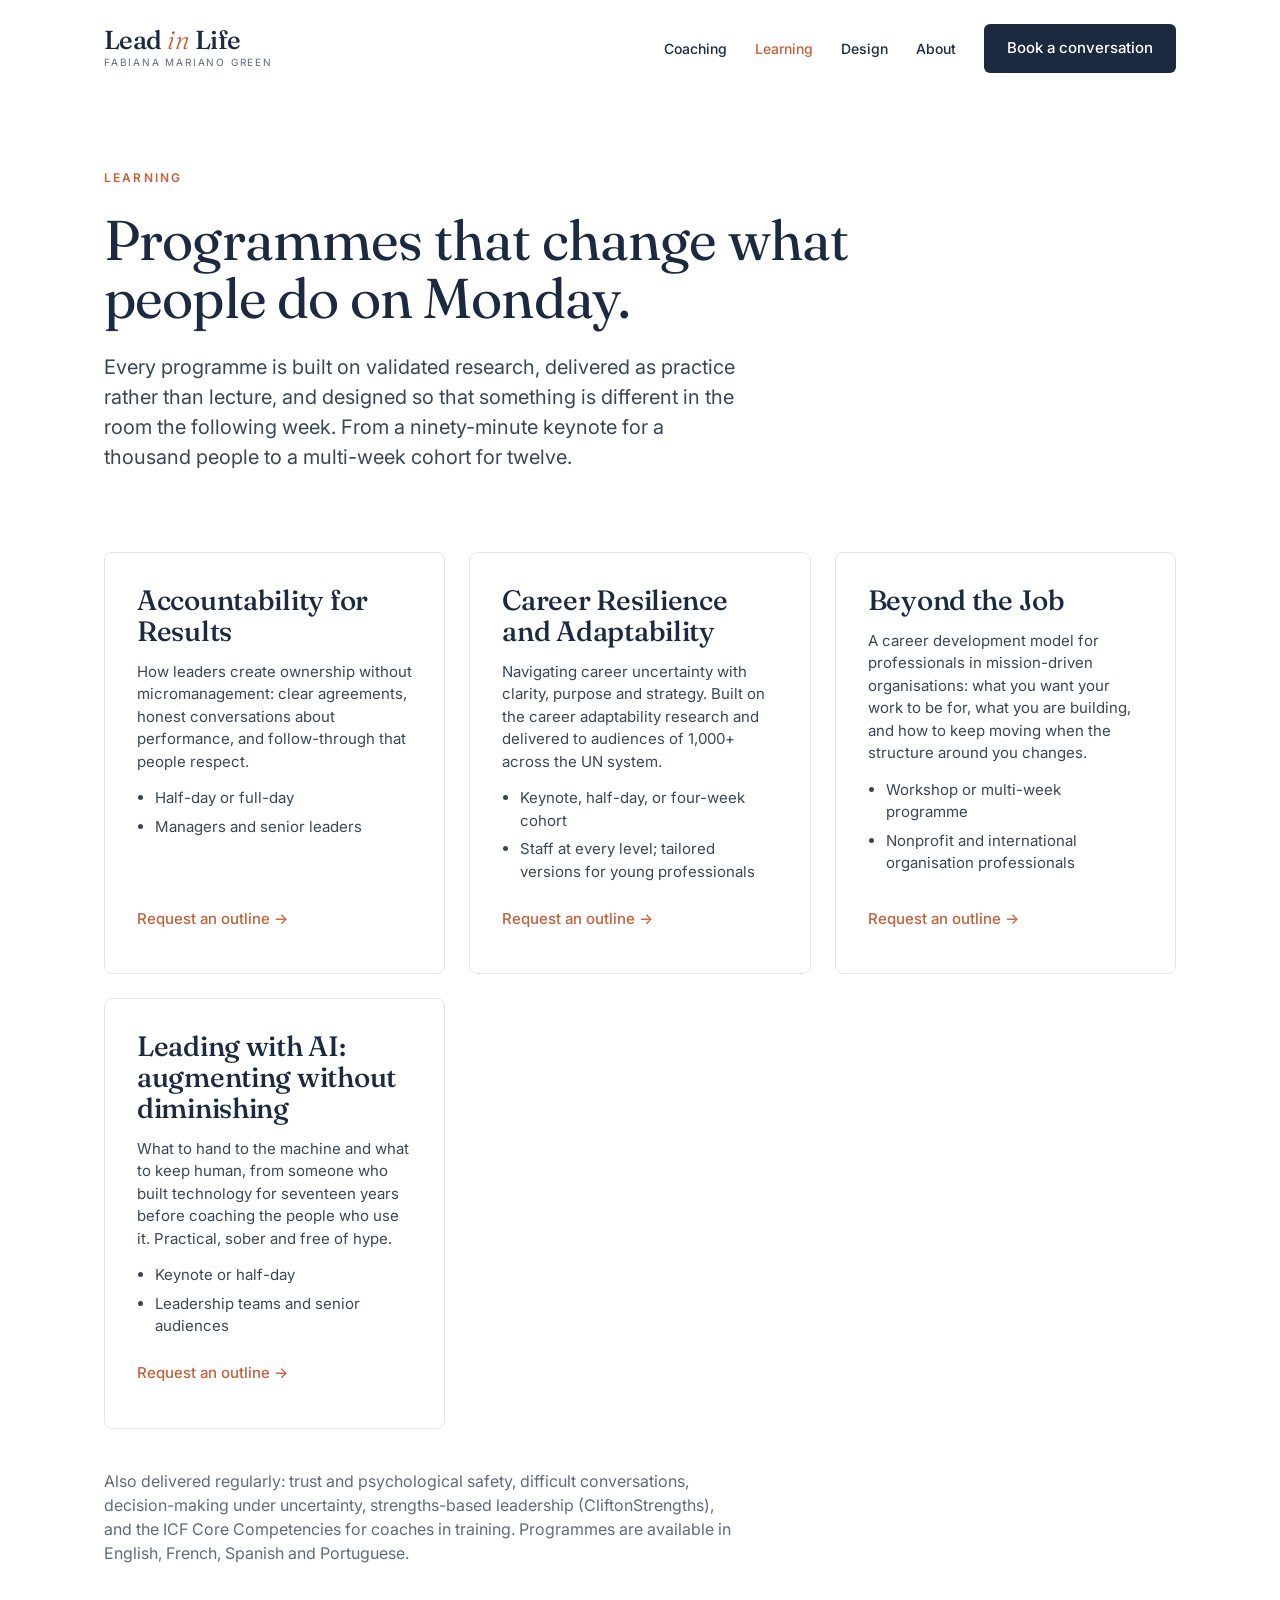
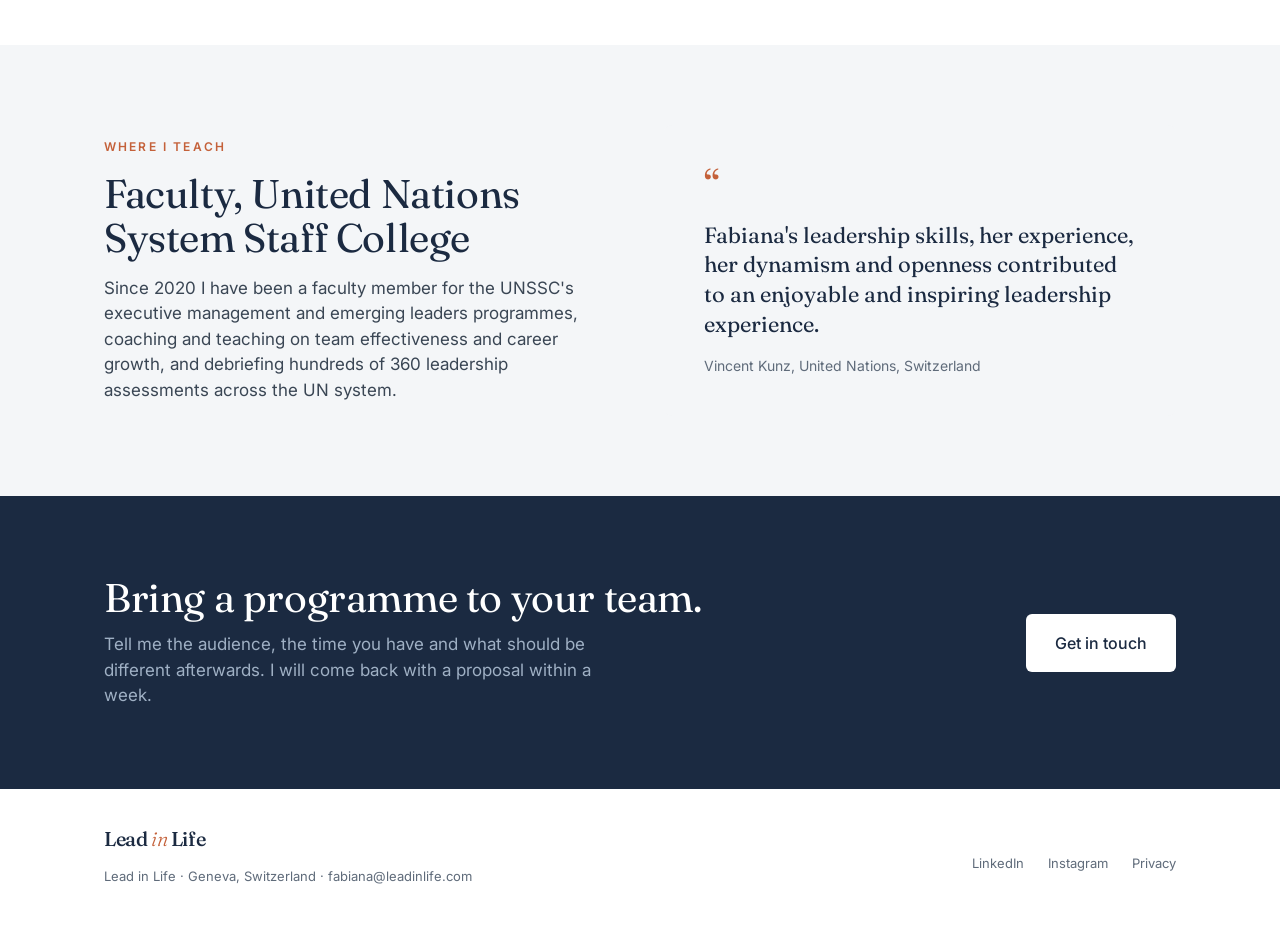
<file: learning/index.html>
<!doctype html>
<html lang="en">
<head>
<meta charset="utf-8">
<meta name="viewport" content="width=device-width, initial-scale=1">
<title>Learning — Lead in Life · Fabiana Mariano Green</title>
<meta name="description" content="Leadership programmes and keynotes by Fabiana Mariano Green: accountability for results, career resilience, Beyond the Job, leading with AI. Half-day to multi-week, in four languages.">
<link rel="canonical" href="https://www.leadinlife.com/learning/">
<link rel="preconnect" href="https://fonts.googleapis.com">
<link rel="preconnect" href="https://fonts.gstatic.com" crossorigin>
<link rel="stylesheet" href="https://fonts.googleapis.com/css2?family=Fraunces:ital,opsz,wght@0,9..144,300..600;1,9..144,300..600&family=Inter:wght@400;500;600&display=swap">
<link rel="stylesheet" href="/styles.css">
</head>
<body>

<header class="wrap">
  <nav class="nav" aria-label="Main">
    <a class="wordmark" href="/"><span class="wordmark__name">Lead <em>in</em> Life</span><span class="wordmark__by">Fabiana Mariano Green</span></a>
    <div class="nav__links">
      <a href="/coaching/">Coaching</a>
      <a href="/learning/" aria-current="page">Learning</a>
      <a href="/design/">Design</a>
      <a href="/about/">About</a>
      <a class="btn btn--ink" href="/contact/">Book a conversation</a>
    </div>
  </nav>
</header>

<main>

<section class="wrap hero stack stack--lg">
  <div class="eyebrow">Learning</div>
  <h1 style="max-width:760px">Programmes that change what people do on Monday.</h1>
  <p class="lede" style="max-width:640px">Every programme is built on validated research, delivered as practice rather than lecture, and designed so that something is different in the room the following week. From a ninety-minute keynote for a thousand people to a multi-week cohort for twelve.</p>
</section>

<section class="wrap section stack" style="gap:40px;padding-top:0">
  <div class="grid">
    <article class="card">
      <h3>Accountability for Results</h3>
      <p style="font-size:15px;color:var(--ink-2)">How leaders create ownership without micromanagement: clear agreements, honest conversations about performance, and follow-through that people respect.</p>
      <ul><li>Half-day or full-day</li><li>Managers and senior leaders</li></ul>
      <a class="link" href="/contact/">Request an outline →</a>
    </article>
    <article class="card">
      <h3>Career Resilience and Adaptability</h3>
      <p style="font-size:15px;color:var(--ink-2)">Navigating career uncertainty with clarity, purpose and strategy. Built on the career adaptability research and delivered to audiences of 1,000+ across the UN system.</p>
      <ul><li>Keynote, half-day, or four-week cohort</li><li>Staff at every level; tailored versions for young professionals</li></ul>
      <a class="link" href="/contact/">Request an outline →</a>
    </article>
    <article class="card">
      <h3>Beyond the Job</h3>
      <p style="font-size:15px;color:var(--ink-2)">A career development model for professionals in mission-driven organisations: what you want your work to be for, what you are building, and how to keep moving when the structure around you changes.</p>
      <ul><li>Workshop or multi-week programme</li><li>Nonprofit and international organisation professionals</li></ul>
      <a class="link" href="/contact/">Request an outline →</a>
    </article>
    <article class="card">
      <h3>Leading with AI: augmenting without diminishing</h3>
      <p style="font-size:15px;color:var(--ink-2)">What to hand to the machine and what to keep human, from someone who built technology for seventeen years before coaching the people who use it. Practical, sober and free of hype.</p>
      <ul><li>Keynote or half-day</li><li>Leadership teams and senior audiences</li></ul>
      <a class="link" href="/contact/">Request an outline →</a>
    </article>
  </div>
  <p class="muted" style="max-width:640px">Also delivered regularly: trust and psychological safety, difficult conversations, decision-making under uncertainty, strengths-based leadership (CliftonStrengths), and the ICF Core Competencies for coaches in training. Programmes are available in English, French, Spanish and Portuguese.</p>
</section>

<section class="section--mist">
  <div class="wrap section split">
    <div class="stack">
      <div class="eyebrow">Where I teach</div>
      <h2>Faculty, United Nations System Staff College</h2>
      <p style="font-size:17px;color:var(--ink-2)">Since 2020 I have been a faculty member for the UNSSC's executive management and emerging leaders programmes, coaching and teaching on team effectiveness and career growth, and debriefing hundreds of 360 leadership assessments across the UN system.</p>
    </div>
    <blockquote class="quote quote--feature" style="padding:40px">
      <div class="quote__mark" aria-hidden="true">“</div>
      <p>Fabiana's leadership skills, her experience, her dynamism and openness contributed to an enjoyable and inspiring leadership experience.</p>
      <footer>Vincent Kunz, United Nations, Switzerland</footer>
    </blockquote>
  </div>
</section>

<section class="section--ink">
  <div class="wrap section" style="display:flex;flex-wrap:wrap;gap:32px;align-items:center;justify-content:space-between">
    <div class="stack" style="flex:1 1 480px;min-width:0;gap:12px">
      <h2>Bring a programme to your team.</h2>
      <p class="muted" style="font-size:17px;max-width:520px">Tell me the audience, the time you have and what should be different afterwards. I will come back with a proposal within a week.</p>
    </div>
    <a class="btn btn--white" style="font-size:16px;padding:16px 28px" href="/contact/">Get in touch</a>
  </div>
</section>

</main>

<footer class="wrap footer">
  <div class="stack" style="gap:6px">
    <span class="wordmark__name" style="font-size:20px">Lead <em style="font-style:italic;font-weight:300;color:var(--terracotta)">in</em> Life</span>
    <span>Lead in Life · Geneva, Switzerland · <a href="mailto:fabiana@leadinlife.com">fabiana@leadinlife.com</a></span>
  </div>
  <div class="footer__links"><a href="https://www.linkedin.com/in/fabianamarianogreen/">LinkedIn</a><a href="https://www.instagram.com/fabiana.m.green/">Instagram</a><a href="/privacy/">Privacy</a></div>
</footer>

</body>
</html>
</file>
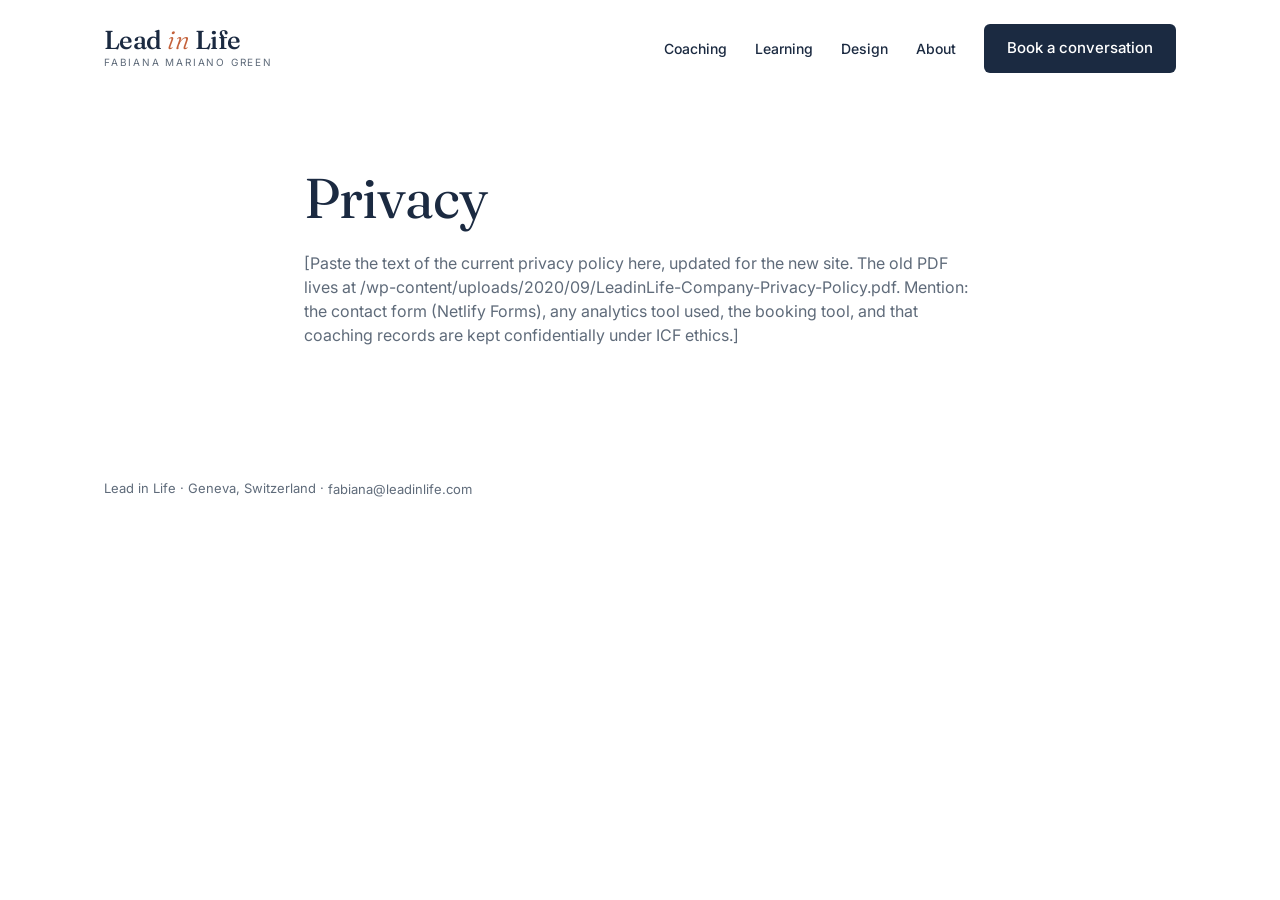
<file: privacy/index.html>
<!doctype html>
<html lang="en">
<head>
<meta charset="utf-8">
<meta name="viewport" content="width=device-width, initial-scale=1">
<title>Privacy — Lead in Life</title>
<link rel="stylesheet" href="https://fonts.googleapis.com/css2?family=Fraunces:ital,opsz,wght@0,9..144,300..600;1,9..144,300..600&family=Inter:wght@400;500;600&display=swap">
<link rel="stylesheet" href="/styles.css">
</head>
<body>
<header class="wrap">
  <nav class="nav" aria-label="Main">
    <a class="wordmark" href="/"><span class="wordmark__name">Lead <em>in</em> Life</span><span class="wordmark__by">Fabiana Mariano Green</span></a>
    <div class="nav__links"><a href="/coaching/">Coaching</a><a href="/learning/">Learning</a><a href="/design/">Design</a><a href="/about/">About</a><a class="btn btn--ink" href="/contact/">Book a conversation</a></div>
  </nav>
</header>
<main>
<section class="wrap hero stack stack--lg prose">
  <h1>Privacy</h1>
  <p class="muted">[Paste the text of the current privacy policy here, updated for the new site. The old PDF lives at /wp-content/uploads/2020/09/LeadinLife-Company-Privacy-Policy.pdf. Mention: the contact form (Netlify Forms), any analytics tool used, the booking tool, and that coaching records are kept confidentially under ICF ethics.]</p>
</section>
</main>
<footer class="wrap footer">
  <div class="stack" style="gap:6px"><span>Lead in Life · Geneva, Switzerland · <a href="mailto:fabiana@leadinlife.com">fabiana@leadinlife.com</a></span></div>
</footer>
</body>
</html>
</file>
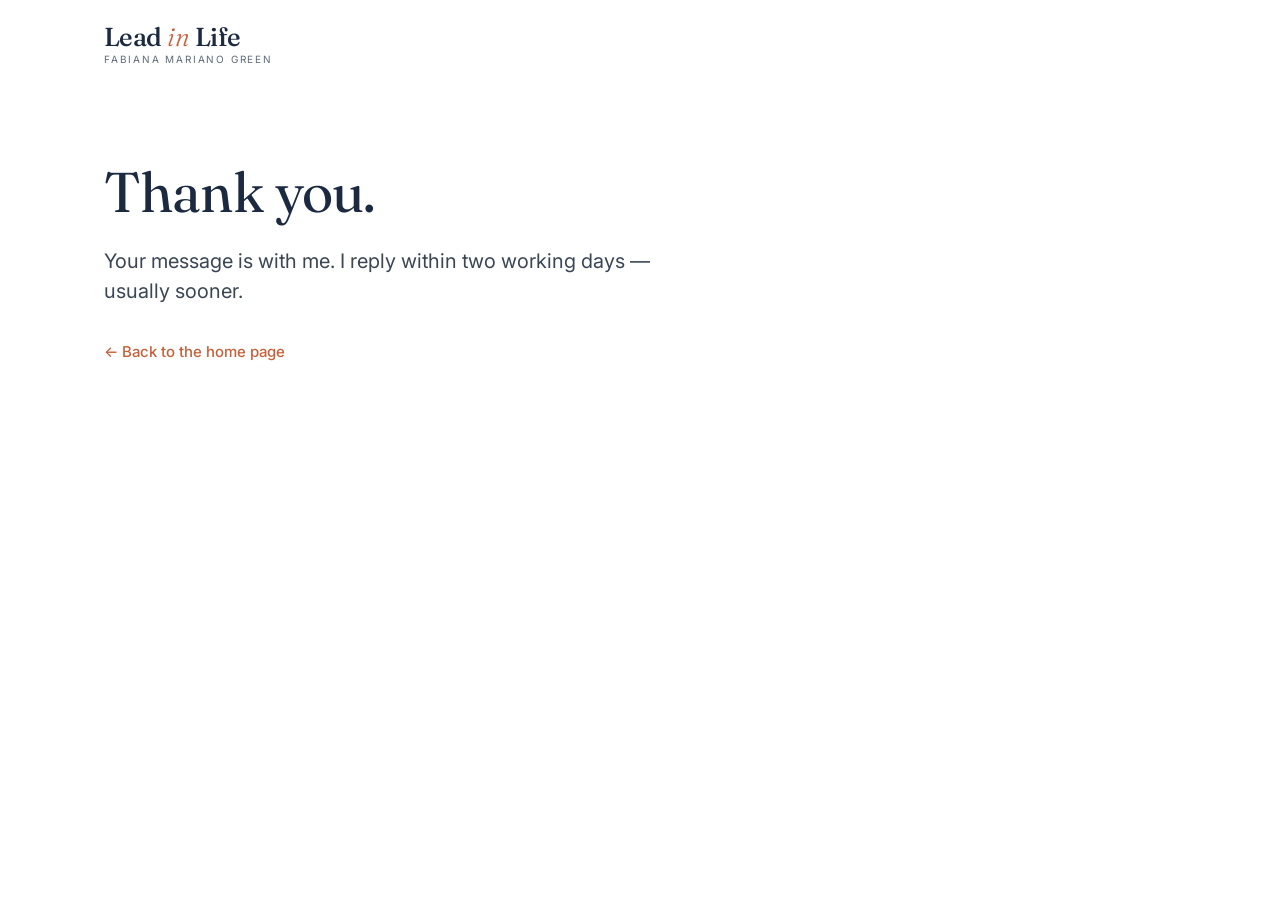
<file: contact/thanks/index.html>
<!doctype html>
<html lang="en">
<head>
<meta charset="utf-8">
<meta name="viewport" content="width=device-width, initial-scale=1">
<title>Thank you — Lead in Life</title>
<meta name="robots" content="noindex">
<link rel="stylesheet" href="https://fonts.googleapis.com/css2?family=Fraunces:ital,opsz,wght@0,9..144,300..600;1,9..144,300..600&family=Inter:wght@400;500;600&display=swap">
<link rel="stylesheet" href="/styles.css">
</head>
<body>
<header class="wrap">
  <nav class="nav" aria-label="Main">
    <a class="wordmark" href="/"><span class="wordmark__name">Lead <em>in</em> Life</span><span class="wordmark__by">Fabiana Mariano Green</span></a>
  </nav>
</header>
<main>
<section class="wrap hero stack stack--lg">
  <h1>Thank you.</h1>
  <p class="lede" style="max-width:560px">Your message is with me. I reply within two working days — usually sooner.</p>
  <a class="link" href="/">← Back to the home page</a>
</section>
</main>
</body>
</html>
</file>
<file: styles.css>
:root{
  --ink:#1B2A41;
  --ink-2:#3A4654;
  --slate:#5F6B7A;
  --slate-light:#9FB0C4;
  --terracotta:#C4613A;
  --terracotta-light:#D9774F;
  --terracotta-dark:#9E4B2B;
  --mist:#F4F6F8;
  --line:#E3E7EB;
  --white:#FFFFFF;
  --serif:"Fraunces",Georgia,"Times New Roman",serif;
  --sans:"Inter",system-ui,-apple-system,"Segoe UI",Roboto,sans-serif;
  --max:1120px;
}
*{box-sizing:border-box}
html{scroll-behavior:smooth}
body{margin:0;font-family:var(--sans);color:var(--ink);background:var(--white);line-height:1.5;-webkit-font-smoothing:antialiased}
a{color:var(--terracotta)}
a:hover{color:var(--terracotta-dark)}
img{max-width:100%;display:block}
h1,h2,h3{font-family:var(--serif);font-weight:400;margin:0;letter-spacing:-0.01em;line-height:1.1}
h1{font-size:clamp(36px,5vw,56px);letter-spacing:-0.015em;line-height:1.05}
h2{font-size:clamp(30px,4vw,40px)}
h3{font-size:28px;font-weight:500}
p{margin:0}
.wrap{max-width:var(--max);margin:0 auto;padding-left:24px;padding-right:24px}
.eyebrow{font-size:12px;letter-spacing:.18em;text-transform:uppercase;color:var(--terracotta);font-weight:600}
.eyebrow--muted{color:var(--slate)}
.lede{font-size:20px;color:var(--ink-2)}
.muted{color:var(--slate)}
.small{font-size:13px}

/* Wordmark */
.wordmark{text-decoration:none;display:inline-flex;flex-direction:column;gap:2px}
.wordmark__name{font-family:var(--serif);font-weight:500;font-size:26px;line-height:1;letter-spacing:-.02em;color:var(--ink)}
.wordmark__name em{font-style:italic;font-weight:300;color:var(--terracotta)}
.wordmark__by{font-size:10px;letter-spacing:.18em;text-transform:uppercase;color:var(--slate)}
.wordmark--light .wordmark__name{color:var(--white)}
.wordmark--light .wordmark__name em{color:var(--terracotta-light)}
.wordmark--light .wordmark__by{color:var(--slate-light)}

/* Nav */
.nav{display:flex;flex-wrap:wrap;align-items:center;justify-content:space-between;gap:16px;padding-top:24px;padding-bottom:24px}
.nav__links{display:flex;flex-wrap:wrap;align-items:center;gap:28px;font-size:14px;font-weight:500}
.nav__links a{color:var(--ink);text-decoration:none;min-height:44px;display:inline-flex;align-items:center}
.nav__links a[aria-current="page"]{color:var(--terracotta)}
.nav__links a.btn,.nav__links a.btn[aria-current="page"]{color:var(--white)}

/* Buttons */
.btn{display:inline-flex;align-items:center;justify-content:center;min-height:44px;padding:12px 22px;border-radius:6px;font-weight:500;font-size:15px;text-decoration:none;border:1px solid transparent}
.btn--primary{background:var(--terracotta);color:var(--white)}
.btn--primary:hover{background:var(--terracotta-dark);color:var(--white)}
.btn--ink{background:var(--ink);color:var(--white)}
.btn--ink:hover{background:#13203A;color:var(--white)}
.btn--ghost{background:var(--white);color:var(--ink);border-color:#C9CFD6}
.btn--ghost:hover{border-color:var(--ink);color:var(--ink)}
.btn--white{background:var(--white);color:var(--ink)}
.btn--white:hover{background:var(--mist);color:var(--ink)}
.link{font-weight:500;font-size:15px;text-decoration:none;min-height:44px;display:inline-flex;align-items:center}

/* Sections */
.section{padding-top:80px;padding-bottom:80px}
.section--tight{padding-top:40px;padding-bottom:40px}
.section--mist{background:var(--mist)}
.section--ink{background:var(--ink);color:var(--white)}
.section--ink .muted{color:var(--slate-light)}
.stack{display:flex;flex-direction:column;gap:16px}
.stack--lg{gap:24px}
.split{display:flex;flex-wrap:wrap;gap:48px;align-items:center}
.split>*{flex:1 1 420px;min-width:0}
.split--top{align-items:flex-start}
.grid{display:grid;gap:24px;grid-template-columns:repeat(auto-fit,minmax(300px,1fr))}
.grid--stats{grid-template-columns:repeat(auto-fit,minmax(200px,1fr));gap:32px}

/* Hero */
.hero{padding-top:72px;padding-bottom:80px}
.hero__meta{display:flex;flex-wrap:wrap;gap:20px;font-size:13px;color:var(--slate)}
.portrait{width:100%;max-width:420px;aspect-ratio:4/5;background:#EEF1F4;border-radius:8px;display:flex;align-items:center;justify-content:center;font-size:13px;letter-spacing:.12em;text-transform:uppercase;color:var(--slate);margin:0 auto;overflow:hidden}
.portrait--square{aspect-ratio:1/1;max-width:360px;background:var(--line)}
.portrait img{width:100%;height:100%;object-fit:cover}

/* Stats */
.stat__n{font-family:var(--serif);font-size:44px;line-height:1}
.stat__l{font-size:14px;color:var(--slate-light)}

/* Cards */
.card{border:1px solid var(--line);border-radius:8px;padding:32px;display:flex;flex-direction:column;gap:14px;background:var(--white)}
.card ul{margin:0;padding-left:18px;font-size:15px;color:var(--ink-2);display:flex;flex-direction:column;gap:6px}
.card .link{margin-top:auto}
.quote{margin:0;background:var(--mist);border-radius:8px;padding:32px;display:flex;flex-direction:column;gap:16px}
.quote p{font-family:var(--serif);font-size:19px;line-height:1.4}
.quote footer{font-size:14px;color:var(--slate)}
.quote--feature p{font-size:22px;line-height:1.35}
.quote__mark{font-family:var(--serif);font-size:40px;line-height:1;color:var(--terracotta)}
.refs{margin:0;padding-left:18px;font-size:13px;color:var(--slate);display:flex;flex-direction:column;gap:6px}

/* Logos */
.logos{display:flex;flex-wrap:wrap;justify-content:center;gap:20px 44px;font-family:var(--serif);font-size:22px;color:var(--ink-2)}
.center{text-align:center;align-items:center}

/* Prose pages */
.prose{max-width:720px}
.prose p+p{margin-top:16px}
.prose ul{padding-left:20px;color:var(--ink-2)}
.steps{counter-reset:s;display:grid;gap:24px;grid-template-columns:repeat(auto-fit,minmax(260px,1fr))}
.step{counter-increment:s;border-top:2px solid var(--terracotta);padding-top:16px;display:flex;flex-direction:column;gap:8px}
.step::before{content:counter(s,decimal-leading-zero);font-family:var(--serif);font-size:28px;color:var(--terracotta)}
.faq{display:flex;flex-direction:column;gap:16px;max-width:720px}
.faq details{border-top:1px solid var(--line);padding:16px 0}
.faq summary{cursor:pointer;font-weight:500;min-height:44px;display:flex;align-items:center}
.faq details p{margin-top:8px;color:var(--ink-2)}

/* Forms */
.form{display:grid;gap:16px;max-width:560px}
.form label{display:flex;flex-direction:column;gap:6px;font-size:14px;font-weight:500}
.form input,.form textarea,.form select{font:inherit;padding:12px 14px;border:1px solid #C9CFD6;border-radius:6px;min-height:44px;color:var(--ink)}
.form textarea{min-height:140px;resize:vertical}

/* Footer */
.footer{padding-top:40px;padding-bottom:40px;display:flex;flex-wrap:wrap;justify-content:space-between;gap:24px;font-size:13px;color:var(--slate)}
.footer a{color:var(--slate);text-decoration:none;min-height:44px;display:inline-flex;align-items:center}
.footer__links{display:flex;flex-wrap:wrap;gap:24px}

@media (max-width:640px){
  .section{padding-top:56px;padding-bottom:56px}
  .hero{padding-top:40px;padding-bottom:56px}
  .nav__links{gap:18px}
  .wordmark__name{font-size:22px}
}
</file>
